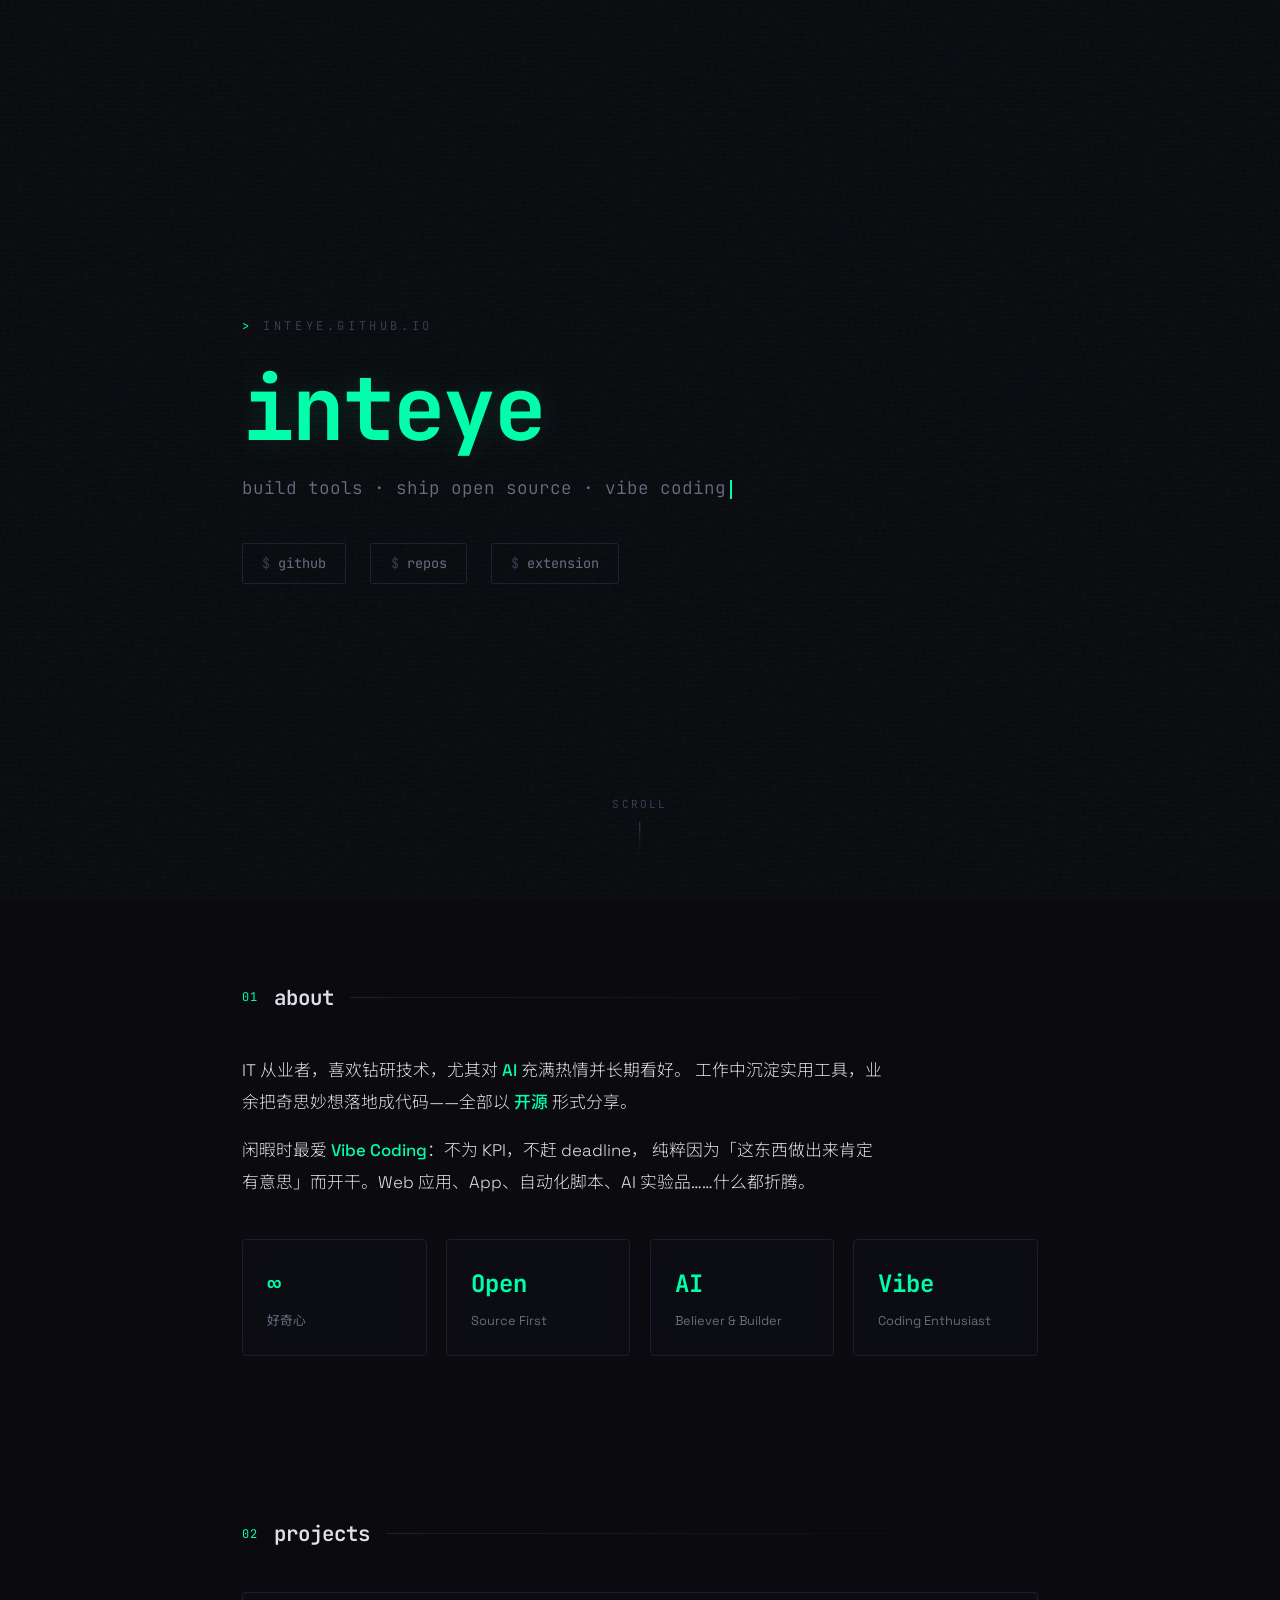
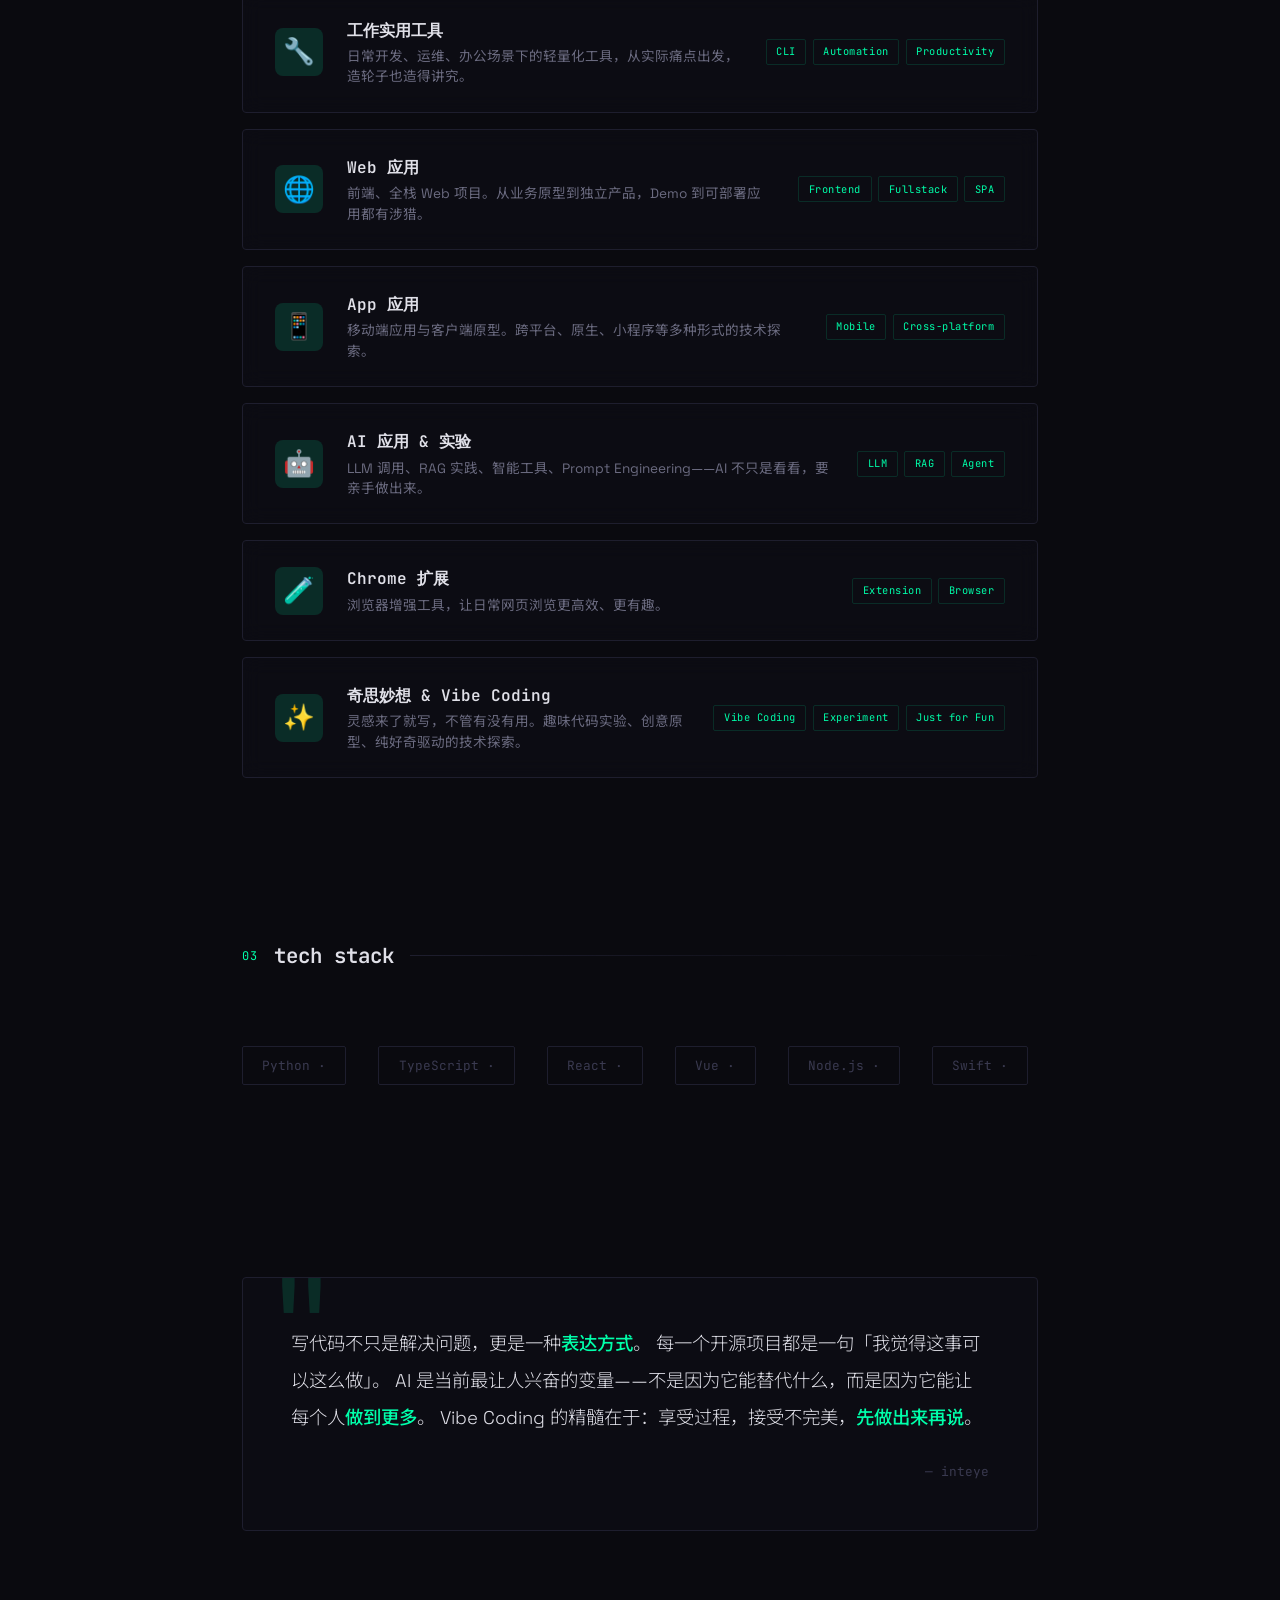
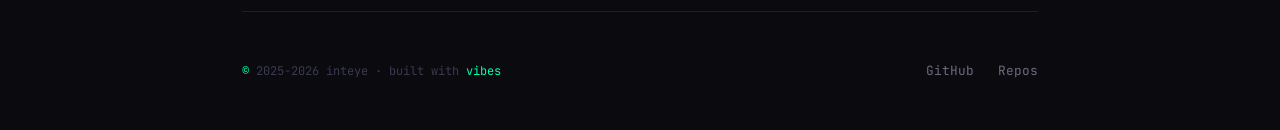
<file: index.html>
<!DOCTYPE html>
<html lang="zh-CN">
<head>
    <meta charset="UTF-8">
    <meta name="viewport" content="width=device-width, initial-scale=1.0">
    <title>inteye // dev & vibes</title>
    <link rel="preconnect" href="https://fonts.googleapis.com">
    <link rel="preconnect" href="https://fonts.gstatic.com" crossorigin>
    <link href="https://fonts.googleapis.com/css2?family=JetBrains+Mono:wght@300;400;500;700&family=Space+Grotesk:wght@400;600;700&family=Noto+Sans+SC:wght@300;400;500;700&display=swap" rel="stylesheet">
    <style>
        :root {
            --bg: #0a0a0f;
            --bg-elevated: #12121a;
            --bg-card: #16162240;
            --fg: #e0e0e8;
            --fg-muted: #6b6b80;
            --fg-dim: #3a3a50;
            --accent: #00ffaa;
            --accent-dim: #00ffaa22;
            --accent-mid: #00ffaa66;
            --warm: #ff6b35;
            --warm-dim: #ff6b3522;
            --cyan: #00d4ff;
            --border: #1e1e2e;
            --mono: 'JetBrains Mono', 'Menlo', monospace;
            --sans: 'Space Grotesk', 'Noto Sans SC', system-ui, sans-serif;
            --scanline: repeating-linear-gradient(
                0deg,
                transparent,
                transparent 2px,
                rgba(0, 255, 170, 0.015) 2px,
                rgba(0, 255, 170, 0.015) 4px
            );
        }

        * {
            margin: 0;
            padding: 0;
            box-sizing: border-box;
        }

        html {
            scroll-behavior: smooth;
            scrollbar-width: thin;
            scrollbar-color: var(--fg-dim) var(--bg);
        }

        body {
            background: var(--bg);
            color: var(--fg);
            font-family: var(--sans);
            line-height: 1.7;
            min-height: 100vh;
            overflow-x: hidden;
        }

        body::before {
            content: '';
            position: fixed;
            inset: 0;
            background: var(--scanline);
            pointer-events: none;
            z-index: 9999;
        }

        /* ===== NOISE OVERLAY ===== */
        body::after {
            content: '';
            position: fixed;
            inset: 0;
            opacity: 0.03;
            background-image: url("data:image/svg+xml,%3Csvg viewBox='0 0 256 256' xmlns='http://www.w3.org/2000/svg'%3E%3Cfilter id='n'%3E%3CfeTurbulence type='fractalNoise' baseFrequency='0.9' numOctaves='4' stitchTiles='stitch'/%3E%3C/filter%3E%3Crect width='100%25' height='100%25' filter='url(%23n)'/%3E%3C/svg%3E");
            pointer-events: none;
            z-index: 9998;
        }

        .container {
            max-width: 860px;
            margin: 0 auto;
            padding: 0 2rem;
        }

        /* ===== HERO ===== */
        .hero {
            min-height: 100vh;
            display: flex;
            flex-direction: column;
            justify-content: center;
            position: relative;
        }

        .hero-label {
            font-family: var(--mono);
            font-size: 0.75rem;
            color: var(--fg-dim);
            letter-spacing: 0.3em;
            text-transform: uppercase;
            margin-bottom: 1.5rem;
            animation: fadeIn 1s ease 0.2s both;
        }

        .hero-label::before {
            content: '> ';
            color: var(--accent);
        }

        .hero-name {
            font-family: var(--mono);
            font-size: clamp(3rem, 8vw, 5.5rem);
            font-weight: 700;
            letter-spacing: -0.03em;
            line-height: 1.1;
            margin-bottom: 1rem;
            animation: glitch-in 0.8s ease 0.4s both;
            position: relative;
        }

        .hero-name .accent {
            color: var(--accent);
            text-shadow: 0 0 30px var(--accent-dim);
        }

        .hero-tagline {
            font-family: var(--mono);
            font-size: clamp(0.9rem, 2vw, 1.1rem);
            color: var(--fg-muted);
            font-weight: 300;
            margin-bottom: 2.5rem;
            animation: fadeIn 1s ease 0.8s both;
        }

        .hero-tagline .cursor {
            display: inline-block;
            width: 2px;
            height: 1.1em;
            background: var(--accent);
            margin-left: 4px;
            vertical-align: text-bottom;
            animation: blink 1s steps(1) infinite;
        }

        .hero-links {
            display: flex;
            gap: 1.5rem;
            animation: fadeIn 1s ease 1.2s both;
        }

        .hero-links a {
            font-family: var(--mono);
            font-size: 0.85rem;
            color: var(--fg-muted);
            text-decoration: none;
            padding: 0.5rem 1.2rem;
            border: 1px solid var(--border);
            border-radius: 2px;
            transition: all 0.3s ease;
            position: relative;
        }

        .hero-links a:hover {
            color: var(--accent);
            border-color: var(--accent-mid);
            background: var(--accent-dim);
            text-shadow: 0 0 10px var(--accent-dim);
        }

        .hero-links a::before {
            content: '$ ';
            color: var(--fg-dim);
        }

        .scroll-hint {
            position: absolute;
            bottom: 3rem;
            left: 50%;
            transform: translateX(-50%);
            font-family: var(--mono);
            font-size: 0.7rem;
            color: var(--fg-dim);
            letter-spacing: 0.2em;
            animation: float 3s ease-in-out infinite;
        }

        .scroll-hint::after {
            content: '';
            display: block;
            width: 1px;
            height: 30px;
            background: linear-gradient(to bottom, var(--fg-dim), transparent);
            margin: 0.5rem auto 0;
        }

        /* ===== SECTIONS ===== */
        section {
            padding: 5rem 0;
        }

        .section-header {
            display: flex;
            align-items: center;
            gap: 1rem;
            margin-bottom: 2.5rem;
        }

        .section-number {
            font-family: var(--mono);
            font-size: 0.75rem;
            color: var(--accent);
            letter-spacing: 0.1em;
        }

        .section-title {
            font-family: var(--mono);
            font-size: 1.3rem;
            font-weight: 600;
            color: var(--fg);
        }

        .section-line {
            flex: 1;
            height: 1px;
            background: linear-gradient(to right, var(--border), transparent);
        }

        /* ===== ABOUT ===== */
        .about-text {
            font-size: 1.05rem;
            color: var(--fg);
            max-width: 640px;
            font-weight: 300;
            line-height: 1.9;
        }

        .about-text strong {
            color: var(--accent);
            font-weight: 500;
        }

        .about-grid {
            display: grid;
            grid-template-columns: repeat(auto-fit, minmax(180px, 1fr));
            gap: 1.2rem;
            margin-top: 2.5rem;
        }

        .about-stat {
            padding: 1.5rem;
            border: 1px solid var(--border);
            border-radius: 4px;
            background: var(--bg-card);
            backdrop-filter: blur(10px);
            transition: all 0.3s ease;
        }

        .about-stat:hover {
            border-color: var(--accent-mid);
            transform: translateY(-2px);
            box-shadow: 0 8px 30px rgba(0, 255, 170, 0.05);
        }

        .about-stat .value {
            font-family: var(--mono);
            font-size: 1.5rem;
            font-weight: 700;
            color: var(--accent);
            display: block;
        }

        .about-stat .label {
            font-size: 0.8rem;
            color: var(--fg-muted);
            margin-top: 0.3rem;
            display: block;
        }

        /* ===== PROJECTS ===== */
        .projects-grid {
            display: grid;
            gap: 1rem;
        }

        .project-card {
            display: grid;
            grid-template-columns: auto 1fr auto;
            align-items: center;
            gap: 1.5rem;
            padding: 1.5rem 2rem;
            border: 1px solid var(--border);
            border-radius: 4px;
            background: var(--bg-card);
            backdrop-filter: blur(10px);
            transition: all 0.35s ease;
            cursor: default;
            text-decoration: none;
            color: inherit;
        }

        .project-card:hover {
            border-color: var(--accent-mid);
            background: var(--bg-elevated);
            transform: translateX(4px);
            box-shadow: -4px 0 0 0 var(--accent);
        }

        .project-icon {
            font-size: 1.6rem;
            width: 48px;
            height: 48px;
            display: flex;
            align-items: center;
            justify-content: center;
            border-radius: 8px;
            background: var(--accent-dim);
            flex-shrink: 0;
        }

        .project-body {
            min-width: 0;
        }

        .project-name {
            font-family: var(--mono);
            font-size: 1rem;
            font-weight: 600;
            color: var(--fg);
            margin-bottom: 0.2rem;
        }

        .project-desc {
            font-size: 0.85rem;
            color: var(--fg-muted);
            line-height: 1.5;
        }

        .project-tags {
            display: flex;
            flex-wrap: wrap;
            gap: 0.4rem;
            justify-content: flex-end;
            flex-shrink: 0;
        }

        .tag {
            font-family: var(--mono);
            font-size: 0.65rem;
            color: var(--accent);
            padding: 0.2rem 0.6rem;
            border: 1px solid var(--accent-dim);
            border-radius: 2px;
            letter-spacing: 0.05em;
            white-space: nowrap;
        }

        /* ===== TECH STACK ===== */
        .tech-marquee {
            overflow: hidden;
            padding: 2rem 0;
            position: relative;
        }

        .tech-track {
            display: flex;
            gap: 2rem;
            animation: marquee 25s linear infinite;
            width: max-content;
        }

        .tech-item {
            font-family: var(--mono);
            font-size: 0.8rem;
            color: var(--fg-dim);
            padding: 0.5rem 1.2rem;
            border: 1px solid var(--border);
            border-radius: 2px;
            white-space: nowrap;
            transition: all 0.3s ease;
        }

        .tech-item:hover {
            color: var(--accent);
            border-color: var(--accent-mid);
        }

        .tech-item .sep {
            color: var(--fg-dim);
            margin-left: 0.5rem;
        }

        /* ===== PHILOSOPHY ===== */
        .philosophy {
            position: relative;
            padding: 3rem;
            border: 1px solid var(--border);
            border-radius: 4px;
            background: var(--bg-card);
            overflow: hidden;
        }

        .philosophy::before {
            content: '"';
            position: absolute;
            top: -20px;
            left: 20px;
            font-family: var(--mono);
            font-size: 8rem;
            color: var(--accent-dim);
            line-height: 1;
        }

        .philosophy-text {
            font-size: 1.15rem;
            font-weight: 300;
            line-height: 2;
            position: relative;
            z-index: 1;
        }

        .philosophy-text em {
            color: var(--accent);
            font-style: normal;
            font-weight: 500;
        }

        .philosophy-author {
            font-family: var(--mono);
            font-size: 0.8rem;
            color: var(--fg-dim);
            margin-top: 1.5rem;
            text-align: right;
        }

        /* ===== FOOTER ===== */
        footer {
            padding: 3rem 0;
            border-top: 1px solid var(--border);
            display: flex;
            justify-content: space-between;
            align-items: center;
            flex-wrap: wrap;
            gap: 1rem;
        }

        .footer-left {
            font-family: var(--mono);
            font-size: 0.75rem;
            color: var(--fg-dim);
        }

        .footer-left .accent {
            color: var(--accent);
        }

        .footer-right {
            display: flex;
            gap: 1.5rem;
        }

        .footer-right a {
            font-family: var(--mono);
            font-size: 0.8rem;
            color: var(--fg-muted);
            text-decoration: none;
            transition: color 0.3s ease;
        }

        .footer-right a:hover {
            color: var(--accent);
        }

        /* ===== ANIMATIONS ===== */
        @keyframes fadeIn {
            from { opacity: 0; transform: translateY(10px); }
            to { opacity: 1; transform: translateY(0); }
        }

        @keyframes blink {
            0%, 50% { opacity: 1; }
            51%, 100% { opacity: 0; }
        }

        @keyframes float {
            0%, 100% { transform: translateX(-50%) translateY(0); }
            50% { transform: translateX(-50%) translateY(-8px); }
        }

        @keyframes glitch-in {
            0% {
                opacity: 0;
                transform: translateX(-20px);
                text-shadow: -5px 0 var(--warm), 5px 0 var(--cyan);
            }
            30% {
                opacity: 1;
                text-shadow: -2px 0 var(--warm), 2px 0 var(--cyan);
            }
            60% {
                text-shadow: -1px 0 var(--warm), 1px 0 var(--cyan);
            }
            100% {
                opacity: 1;
                transform: translateX(0);
                text-shadow: none;
            }
        }

        @keyframes marquee {
            0% { transform: translateX(0); }
            100% { transform: translateX(-50%); }
        }

        /* ===== SCROLL REVEAL ===== */
        .reveal {
            opacity: 0;
            transform: translateY(20px);
            transition: all 0.6s cubic-bezier(0.16, 1, 0.3, 1);
        }

        .reveal.visible {
            opacity: 1;
            transform: translateY(0);
        }

        /* ===== RESPONSIVE ===== */
        @media (max-width: 640px) {
            .container { padding: 0 1.2rem; }
            .hero-name { font-size: clamp(2.2rem, 12vw, 3.5rem); }
            .project-card {
                grid-template-columns: 1fr;
                gap: 1rem;
                padding: 1.2rem;
            }
            .project-icon { display: none; }
            .project-tags { justify-content: flex-start; }
            .about-grid { grid-template-columns: repeat(2, 1fr); }
            .philosophy { padding: 2rem 1.5rem; }
            footer { flex-direction: column; text-align: center; }
        }

        /* ===== SELECTION ===== */
        ::selection {
            background: var(--accent-mid);
            color: var(--bg);
        }
    </style>
</head>
<body>

    <!-- ===== HERO ===== -->
    <div class="container">
        <section class="hero">
            <div class="hero-label">inteye.github.io</div>
            <h1 class="hero-name">
                <span class="accent">inteye</span>
            </h1>
            <p class="hero-tagline">
                build tools · ship open source · vibe coding<span class="cursor"></span>
            </p>
            <div class="hero-links">
                <a href="https://github.com/inteye" target="_blank" rel="noopener">github</a>
                <a href="https://github.com/inteye?tab=repositories" target="_blank" rel="noopener">repos</a>
                <a href="webarchive-cards/" target="_blank" rel="noopener">extension</a>
            </div>
            <div class="scroll-hint">SCROLL</div>
        </section>
    </div>

    <!-- ===== ABOUT ===== -->
    <div class="container">
        <section id="about">
            <div class="section-header reveal">
                <span class="section-number">01</span>
                <h2 class="section-title">about</h2>
                <div class="section-line"></div>
            </div>
            <div class="about-text reveal">
                <p>
                    IT 从业者，喜欢钻研技术，尤其对 <strong>AI</strong> 充满热情并长期看好。
                    工作中沉淀实用工具，业余把奇思妙想落地成代码——全部以 <strong>开源</strong> 形式分享。
                </p>
                <p style="margin-top: 1rem;">
                    闲暇时最爱 <strong>Vibe Coding</strong>：不为 KPI，不赶 deadline，
                    纯粹因为「这东西做出来肯定有意思」而开干。Web 应用、App、自动化脚本、AI 实验品……什么都折腾。
                </p>
            </div>
            <div class="about-grid reveal">
                <div class="about-stat">
                    <span class="value">∞</span>
                    <span class="label">好奇心</span>
                </div>
                <div class="about-stat">
                    <span class="value">Open</span>
                    <span class="label">Source First</span>
                </div>
                <div class="about-stat">
                    <span class="value">AI</span>
                    <span class="label">Believer & Builder</span>
                </div>
                <div class="about-stat">
                    <span class="value">Vibe</span>
                    <span class="label">Coding Enthusiast</span>
                </div>
            </div>
        </section>
    </div>

    <!-- ===== PROJECTS ===== -->
    <div class="container">
        <section id="projects">
            <div class="section-header reveal">
                <span class="section-number">02</span>
                <h2 class="section-title">projects</h2>
                <div class="section-line"></div>
            </div>
            <div class="projects-grid">

                <div class="project-card reveal">
                    <div class="project-icon">🔧</div>
                    <div class="project-body">
                        <div class="project-name">工作实用工具</div>
                        <div class="project-desc">日常开发、运维、办公场景下的轻量化工具，从实际痛点出发，造轮子也造得讲究。</div>
                    </div>
                    <div class="project-tags">
                        <span class="tag">CLI</span>
                        <span class="tag">Automation</span>
                        <span class="tag">Productivity</span>
                    </div>
                </div>

                <div class="project-card reveal">
                    <div class="project-icon">🌐</div>
                    <div class="project-body">
                        <div class="project-name">Web 应用</div>
                        <div class="project-desc">前端、全栈 Web 项目。从业务原型到独立产品，Demo 到可部署应用都有涉猎。</div>
                    </div>
                    <div class="project-tags">
                        <span class="tag">Frontend</span>
                        <span class="tag">Fullstack</span>
                        <span class="tag">SPA</span>
                    </div>
                </div>

                <div class="project-card reveal">
                    <div class="project-icon">📱</div>
                    <div class="project-body">
                        <div class="project-name">App 应用</div>
                        <div class="project-desc">移动端应用与客户端原型。跨平台、原生、小程序等多种形式的技术探索。</div>
                    </div>
                    <div class="project-tags">
                        <span class="tag">Mobile</span>
                        <span class="tag">Cross-platform</span>
                    </div>
                </div>

                <div class="project-card reveal">
                    <div class="project-icon">🤖</div>
                    <div class="project-body">
                        <div class="project-name">AI 应用 & 实验</div>
                        <div class="project-desc">LLM 调用、RAG 实践、智能工具、Prompt Engineering——AI 不只是看看，要亲手做出来。</div>
                    </div>
                    <div class="project-tags">
                        <span class="tag">LLM</span>
                        <span class="tag">RAG</span>
                        <span class="tag">Agent</span>
                    </div>
                </div>

                <div class="project-card reveal">
                    <div class="project-icon">🧪</div>
                    <div class="project-body">
                        <div class="project-name">Chrome 扩展</div>
                        <div class="project-desc">浏览器增强工具，让日常网页浏览更高效、更有趣。</div>
                    </div>
                    <div class="project-tags">
                        <span class="tag">Extension</span>
                        <span class="tag">Browser</span>
                    </div>
                </div>

                <div class="project-card reveal">
                    <div class="project-icon">✨</div>
                    <div class="project-body">
                        <div class="project-name">奇思妙想 & Vibe Coding</div>
                        <div class="project-desc">灵感来了就写，不管有没有用。趣味代码实验、创意原型、纯好奇驱动的技术探索。</div>
                    </div>
                    <div class="project-tags">
                        <span class="tag">Vibe Coding</span>
                        <span class="tag">Experiment</span>
                        <span class="tag">Just for Fun</span>
                    </div>
                </div>

            </div>
        </section>
    </div>

    <!-- ===== TECH STACK MARQUEE ===== -->
    <div class="container">
        <section>
            <div class="section-header reveal">
                <span class="section-number">03</span>
                <h2 class="section-title">tech stack</h2>
                <div class="section-line"></div>
            </div>
            <div class="tech-marquee reveal">
                <div class="tech-track">
                    <span class="tech-item">Python<span class="sep">·</span></span>
                    <span class="tech-item">TypeScript<span class="sep">·</span></span>
                    <span class="tech-item">React<span class="sep">·</span></span>
                    <span class="tech-item">Vue<span class="sep">·</span></span>
                    <span class="tech-item">Node.js<span class="sep">·</span></span>
                    <span class="tech-item">Swift<span class="sep">·</span></span>
                    <span class="tech-item">Flutter<span class="sep">·</span></span>
                    <span class="tech-item">Docker<span class="sep">·</span></span>
                    <span class="tech-item">LLM / RAG<span class="sep">·</span></span>
                    <span class="tech-item">Prompt Engineering<span class="sep">·</span></span>
                    <span class="tech-item">AI Agent<span class="sep">·</span></span>
                    <span class="tech-item">GitHub Actions<span class="sep">·</span></span>
                    <!-- duplicate for seamless loop -->
                    <span class="tech-item">Python<span class="sep">·</span></span>
                    <span class="tech-item">TypeScript<span class="sep">·</span></span>
                    <span class="tech-item">React<span class="sep">·</span></span>
                    <span class="tech-item">Vue<span class="sep">·</span></span>
                    <span class="tech-item">Node.js<span class="sep">·</span></span>
                    <span class="tech-item">Swift<span class="sep">·</span></span>
                    <span class="tech-item">Flutter<span class="sep">·</span></span>
                    <span class="tech-item">Docker<span class="sep">·</span></span>
                    <span class="tech-item">LLM / RAG<span class="sep">·</span></span>
                    <span class="tech-item">Prompt Engineering<span class="sep">·</span></span>
                    <span class="tech-item">AI Agent<span class="sep">·</span></span>
                    <span class="tech-item">GitHub Actions<span class="sep">·</span></span>
                </div>
            </div>
        </section>
    </div>

    <!-- ===== PHILOSOPHY ===== -->
    <div class="container">
        <section>
            <div class="philosophy reveal">
                <p class="philosophy-text">
                    写代码不只是解决问题，更是一种<em>表达方式</em>。
                    每一个开源项目都是一句「我觉得这事可以这么做」。
                    AI 是当前最让人兴奋的变量——不是因为它能替代什么，而是因为它能让每个人<em>做到更多</em>。
                    Vibe Coding 的精髓在于：享受过程，接受不完美，<em>先做出来再说</em>。
                </p>
                <p class="philosophy-author">— inteye</p>
            </div>
        </section>
    </div>

    <!-- ===== FOOTER ===== -->
    <div class="container">
        <footer>
            <div class="footer-left">
                <span class="accent">©</span> 2025-2026 inteye · built with <span class="accent">vibes</span>
            </div>
            <div class="footer-right">
                <a href="https://github.com/inteye" target="_blank" rel="noopener">GitHub</a>
                <a href="https://github.com/inteye?tab=repositories" target="_blank" rel="noopener">Repos</a>
            </div>
        </footer>
    </div>

    <script>
        // Scroll reveal
        const reveals = document.querySelectorAll('.reveal');
        const observer = new IntersectionObserver((entries) => {
            entries.forEach(entry => {
                if (entry.isIntersecting) {
                    entry.target.classList.add('visible');
                }
            });
        }, { threshold: 0.15, rootMargin: '0px 0px -40px 0px' });
        reveals.forEach(el => observer.observe(el));

        // Stagger project cards
        document.querySelectorAll('.project-card.reveal').forEach((card, i) => {
            card.style.transitionDelay = `${i * 0.08}s`;
        });

        // Smooth scroll for anchor links
        document.querySelectorAll('a[href^="#"]').forEach(a => {
            a.addEventListener('click', e => {
                e.preventDefault();
                document.querySelector(a.getAttribute('href'))?.scrollIntoView({ behavior: 'smooth' });
            });
        });
    </script>

</body>
</html>
</file>
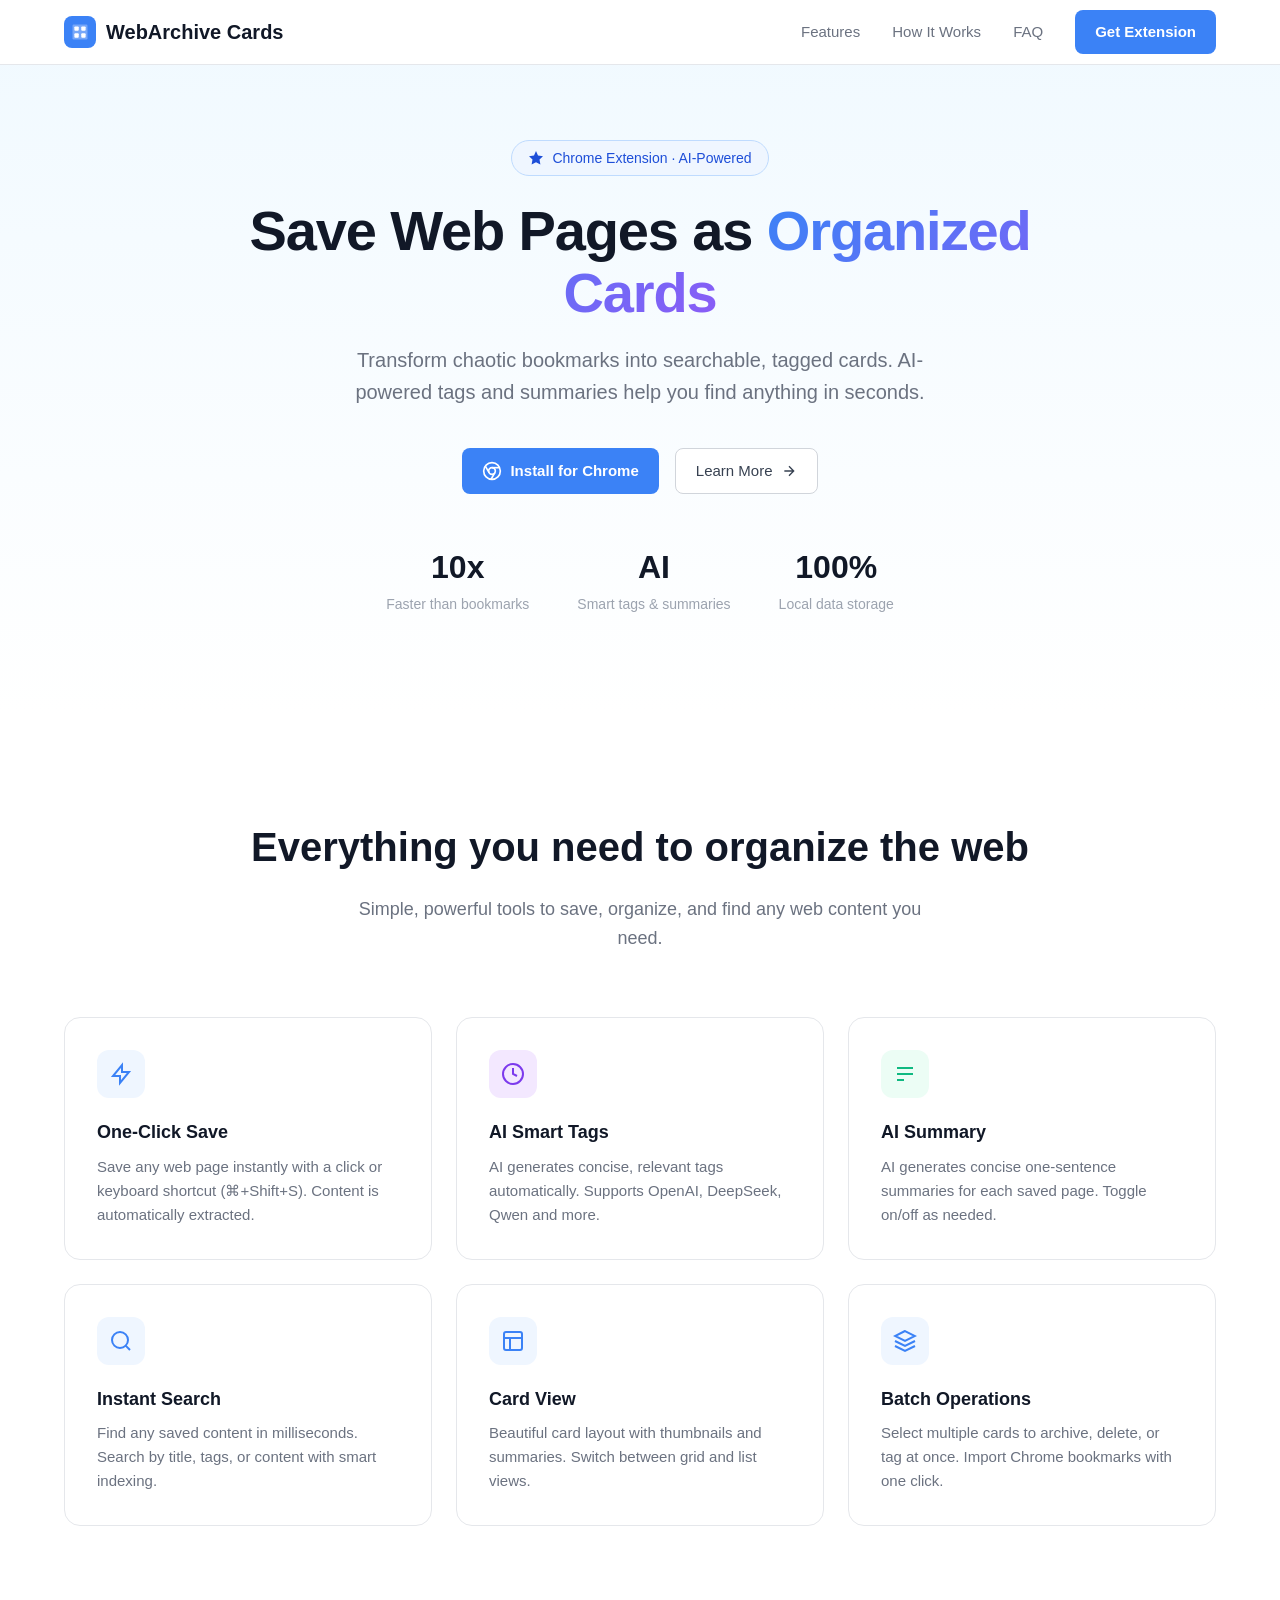
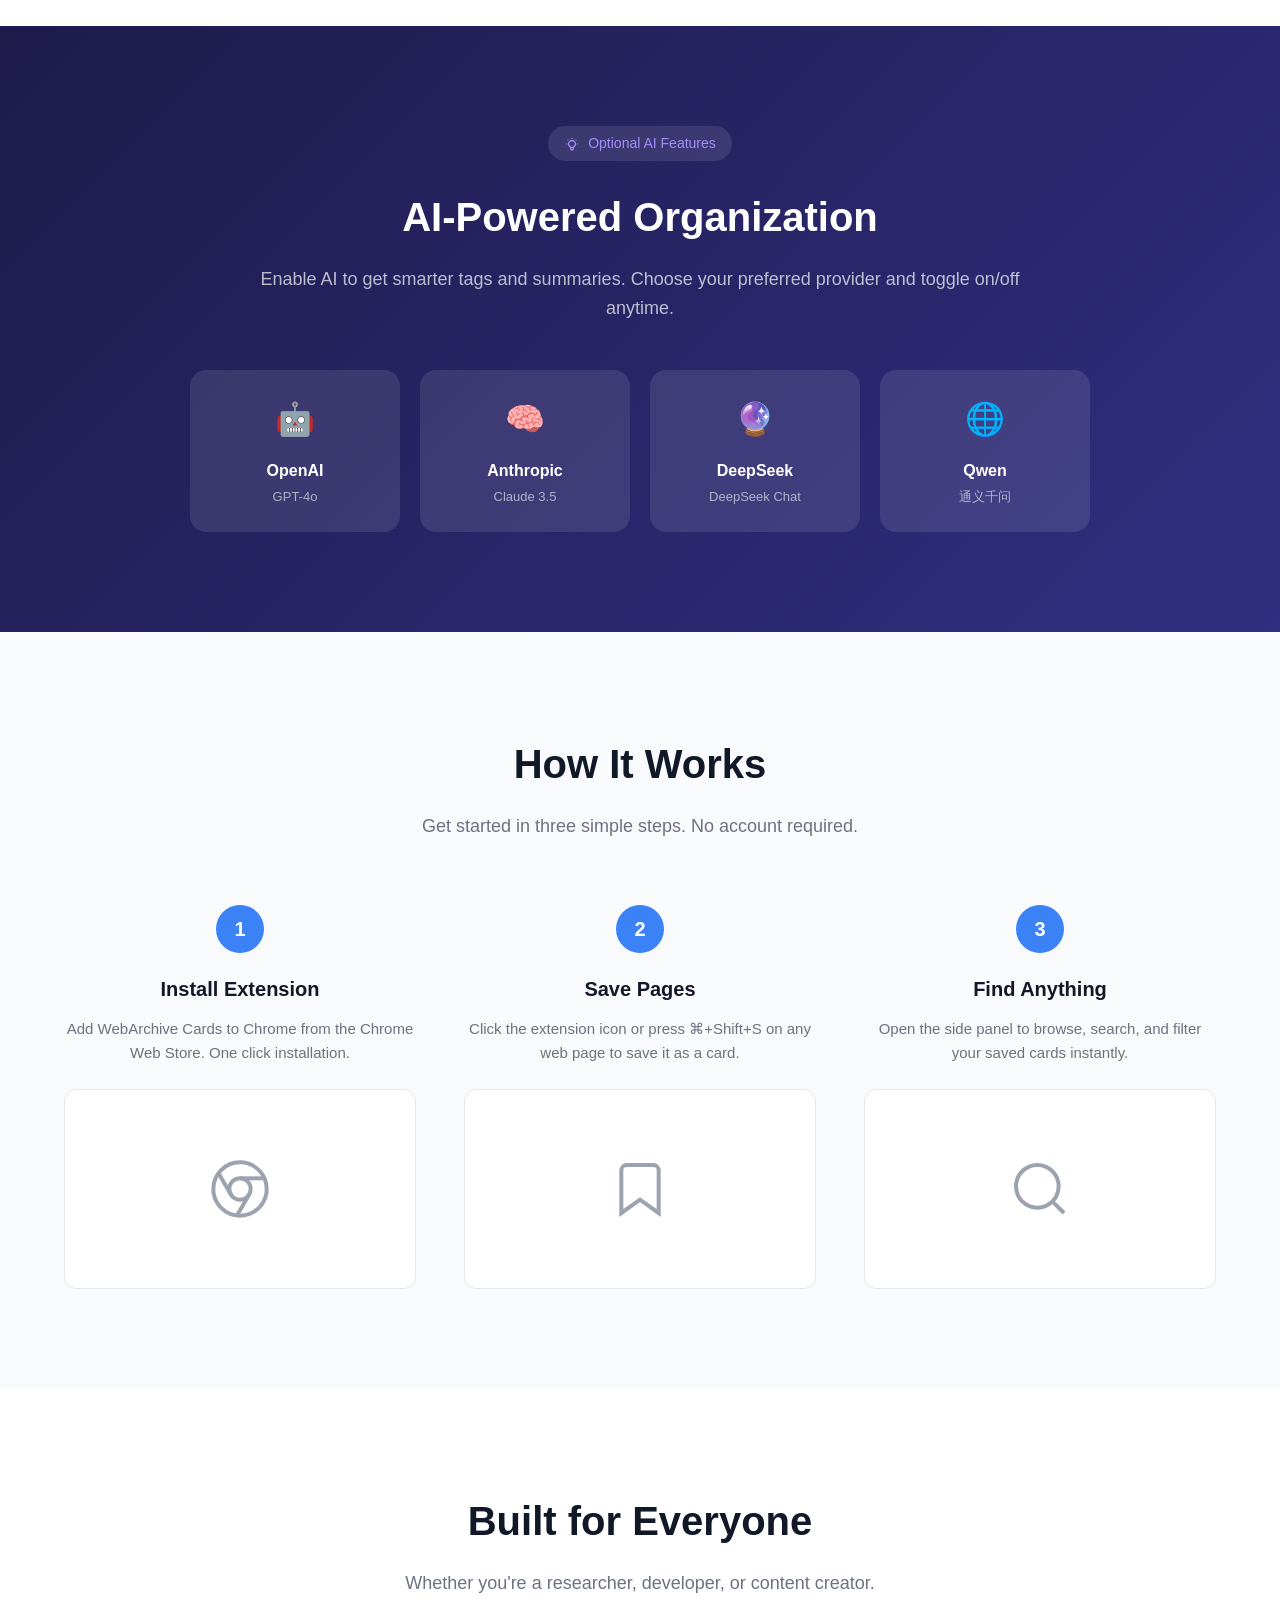
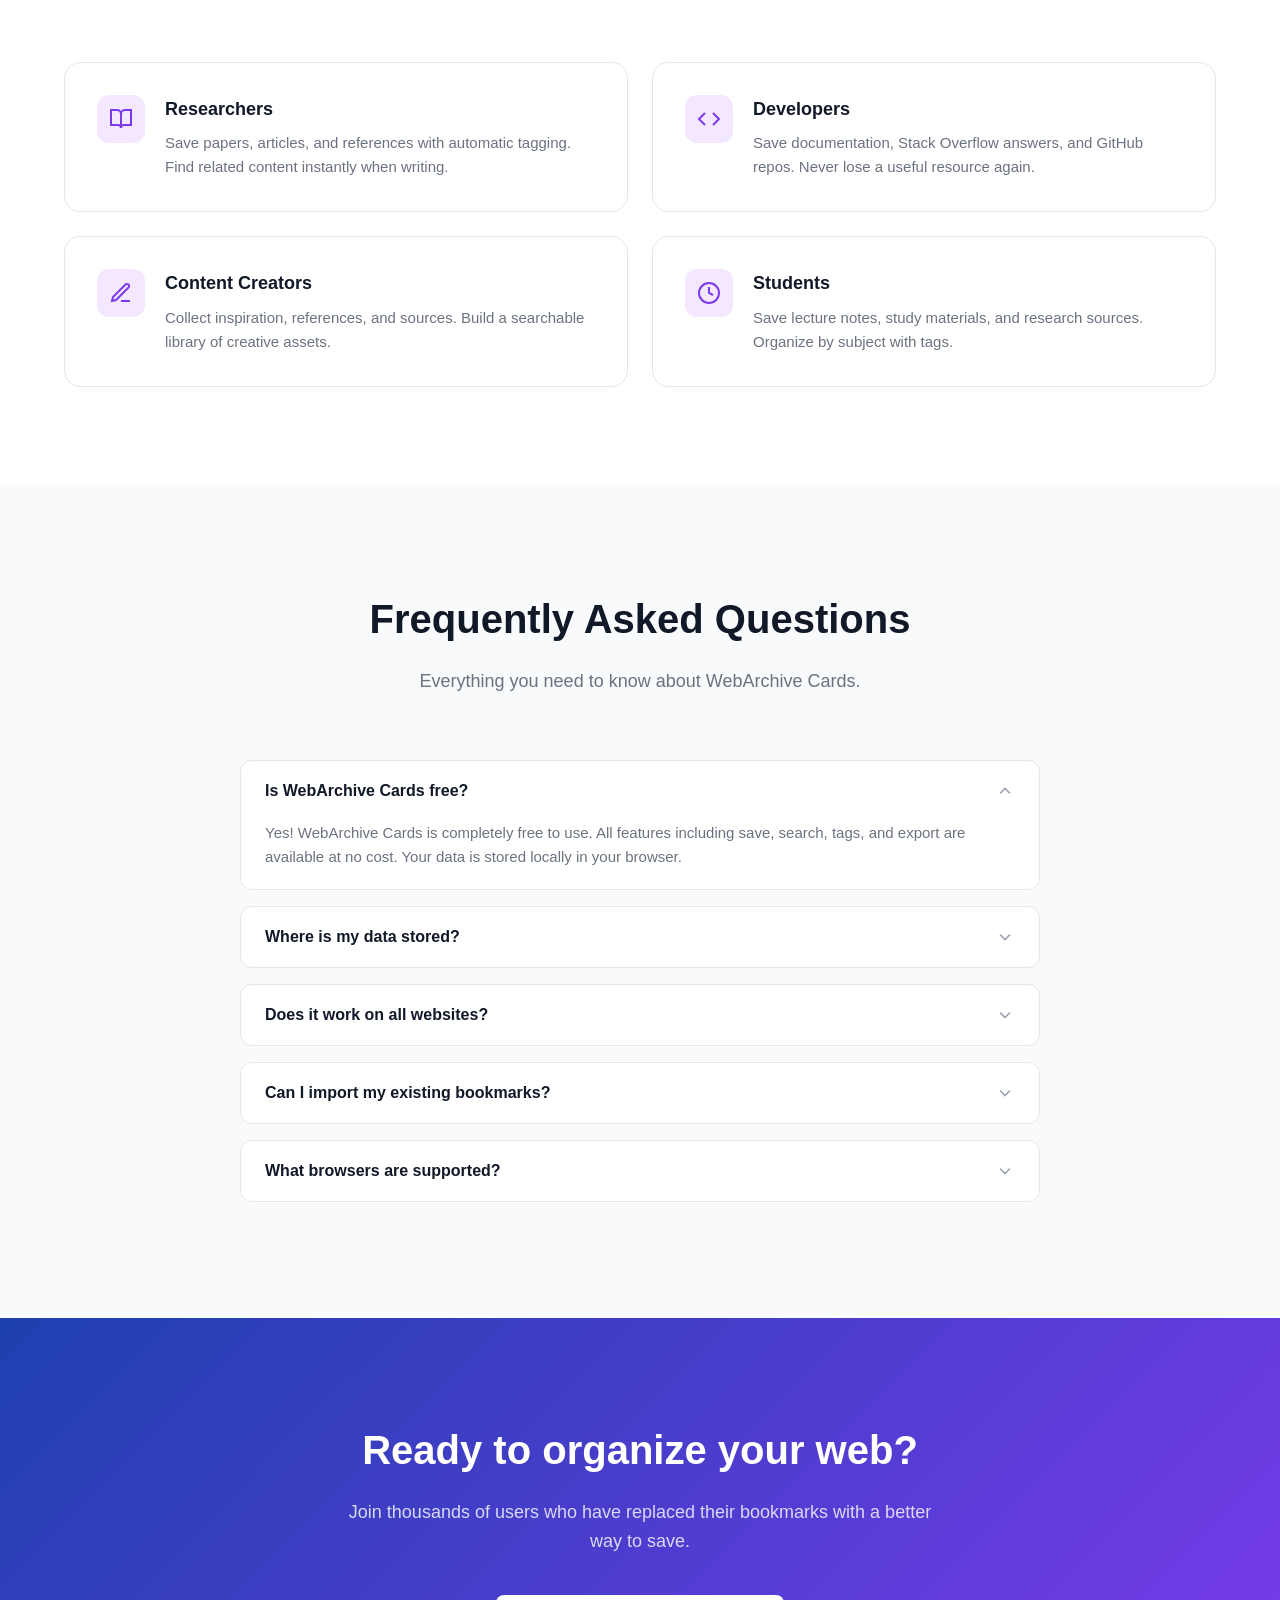
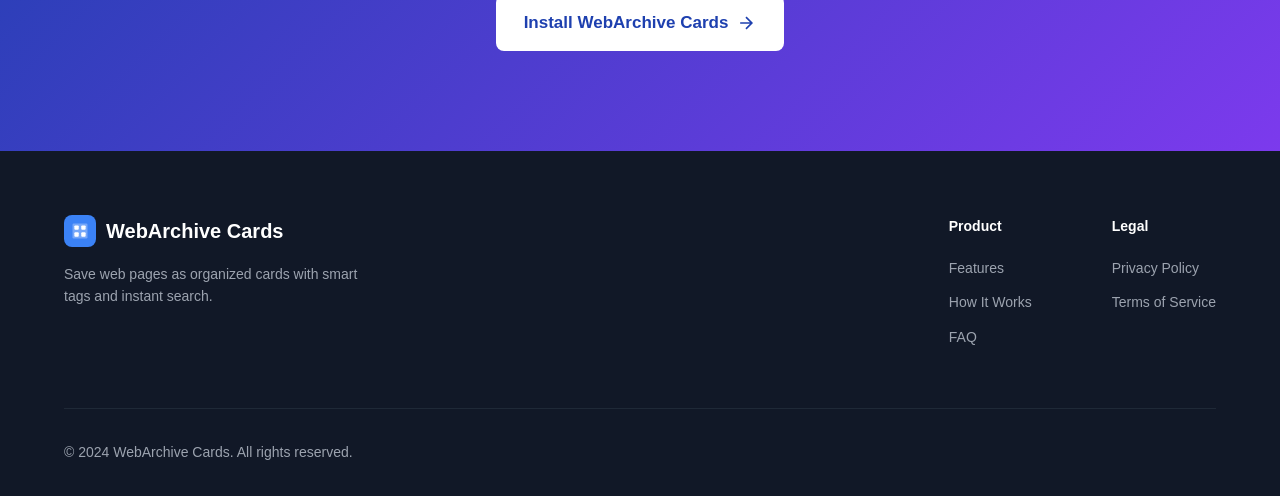
<file: webarchive-cards/index.html>
<!DOCTYPE html>
<html lang="en">
<head>
  <meta charset="UTF-8">
  <meta name="viewport" content="width=device-width, initial-scale=1.0">
  <title>WebArchive Cards - Save Web Pages as Organized Cards</title>
  <meta name="description" content="Transform your web bookmarks into organized, searchable cards with smart tags and instant search. Replace your browser bookmarks with a better way to save.">
  <link rel="icon" href="data:image/svg+xml,<svg xmlns='http://www.w3.org/2000/svg' viewBox='0 0 100 100'><rect width='100' height='100' rx='20' fill='%233B82F6'/><rect x='15' y='15' width='70' height='70' rx='10' fill='white' opacity='0.3'/><rect x='25' y='25' width='20' height='20' rx='4' fill='white'/><rect x='55' y='25' width='20' height='20' rx='4' fill='white'/><rect x='25' y='55' width='20' height='20' rx='4' fill='white'/><rect x='55' y='55' width='20' height='20' rx='4' fill='white'/></svg>">
  <style>
    * {
      margin: 0;
      padding: 0;
      box-sizing: border-box;
    }

    body {
      font-family: -apple-system, BlinkMacSystemFont, 'Segoe UI', Roboto, Oxygen, Ubuntu, sans-serif;
      line-height: 1.6;
      color: #1f2937;
      background: #ffffff;
    }

    .container {
      max-width: 1200px;
      margin: 0 auto;
      padding: 0 24px;
    }

    /* Header */
    header {
      position: fixed;
      top: 0;
      left: 0;
      right: 0;
      background: rgba(255, 255, 255, 0.95);
      backdrop-filter: blur(20px);
      border-bottom: 1px solid #e5e7eb;
      z-index: 100;
    }

    .header-inner {
      display: flex;
      align-items: center;
      justify-content: space-between;
      height: 64px;
    }

    .logo {
      display: flex;
      align-items: center;
      gap: 10px;
      text-decoration: none;
      color: #111827;
      font-weight: 700;
      font-size: 20px;
    }

    .logo-icon {
      width: 32px;
      height: 32px;
      background: #3B82F6;
      border-radius: 8px;
      display: flex;
      align-items: center;
      justify-content: center;
    }

    .logo-icon svg {
      width: 20px;
      height: 20px;
    }

    nav {
      display: flex;
      align-items: center;
      gap: 32px;
    }

    nav a {
      color: #6b7280;
      text-decoration: none;
      font-size: 15px;
      transition: color 0.2s;
    }

    nav a:hover {
      color: #111827;
    }

    .btn-primary {
      display: inline-flex;
      align-items: center;
      gap: 8px;
      padding: 10px 20px;
      background: #3B82F6;
      color: white;
      border: none;
      border-radius: 8px;
      font-size: 15px;
      font-weight: 600;
      cursor: pointer;
      transition: background 0.2s;
      text-decoration: none;
    }

    .btn-primary:hover {
      background: #2563EB;
    }

    .btn-secondary {
      display: inline-flex;
      align-items: center;
      gap: 8px;
      padding: 10px 20px;
      background: white;
      color: #374151;
      border: 1px solid #d1d5db;
      border-radius: 8px;
      font-size: 15px;
      font-weight: 500;
      cursor: pointer;
      transition: all 0.2s;
      text-decoration: none;
    }

    .btn-secondary:hover {
      background: #f9fafb;
      border-color: #9ca3af;
    }

    /* Hero Section */
    .hero {
      padding: 140px 0 100px;
      background: linear-gradient(180deg, #f0f9ff 0%, #ffffff 100%);
    }

    .hero-content {
      text-align: center;
      max-width: 800px;
      margin: 0 auto;
    }

    .hero-badge {
      display: inline-flex;
      align-items: center;
      gap: 8px;
      padding: 6px 16px;
      background: #EFF6FF;
      border: 1px solid #BFDBFE;
      border-radius: 100px;
      color: #1D4ED8;
      font-size: 14px;
      font-weight: 500;
      margin-bottom: 24px;
    }

    .hero h1 {
      font-size: 56px;
      font-weight: 800;
      line-height: 1.1;
      letter-spacing: -0.02em;
      color: #111827;
      margin-bottom: 20px;
    }

    .hero h1 span {
      background: linear-gradient(135deg, #3B82F6 0%, #8B5CF6 100%);
      -webkit-background-clip: text;
      -webkit-text-fill-color: transparent;
      background-clip: text;
    }

    .hero p {
      font-size: 20px;
      color: #6b7280;
      max-width: 600px;
      margin: 0 auto 40px;
      line-height: 1.6;
    }

    .hero-buttons {
      display: flex;
      justify-content: center;
      gap: 16px;
      margin-bottom: 48px;
    }

    .hero-stats {
      display: flex;
      justify-content: center;
      gap: 48px;
    }

    .stat {
      text-align: center;
    }

    .stat-value {
      font-size: 32px;
      font-weight: 700;
      color: #111827;
    }

    .stat-label {
      font-size: 14px;
      color: #9ca3af;
    }

    /* Features Section */
    .features {
      padding: 100px 0;
    }

    .section-header {
      text-align: center;
      margin-bottom: 64px;
    }

    .section-header h2 {
      font-size: 40px;
      font-weight: 700;
      color: #111827;
      margin-bottom: 16px;
    }

    .section-header p {
      font-size: 18px;
      color: #6b7280;
      max-width: 600px;
      margin: 0 auto;
    }

    .features-grid {
      display: grid;
      grid-template-columns: repeat(3, 1fr);
      gap: 24px;
    }

    .feature-card {
      background: white;
      border: 1px solid #e5e7eb;
      border-radius: 16px;
      padding: 32px;
      transition: all 0.2s;
    }

    .feature-card:hover {
      border-color: #93c5fd;
      box-shadow: 0 4px 6px -1px rgba(0, 0, 0, 0.1);
    }

    .feature-icon {
      width: 48px;
      height: 48px;
      background: #EFF6FF;
      border-radius: 12px;
      display: flex;
      align-items: center;
      justify-content: center;
      margin-bottom: 20px;
    }

    .feature-icon svg {
      width: 24px;
      height: 24px;
      color: #3B82F6;
    }

    .feature-card h3 {
      font-size: 18px;
      font-weight: 600;
      color: #111827;
      margin-bottom: 8px;
    }

    .feature-card p {
      font-size: 15px;
      color: #6b7280;
      line-height: 1.6;
    }

    /* How It Works */
    .how-it-works {
      padding: 100px 0;
      background: #f9fafb;
    }

    .steps {
      display: grid;
      grid-template-columns: repeat(3, 1fr);
      gap: 48px;
      margin-top: 64px;
    }

    .step {
      text-align: center;
    }

    .step-number {
      width: 48px;
      height: 48px;
      background: #3B82F6;
      color: white;
      border-radius: 50%;
      display: flex;
      align-items: center;
      justify-content: center;
      font-size: 20px;
      font-weight: 700;
      margin: 0 auto 20px;
    }

    .step h3 {
      font-size: 20px;
      font-weight: 600;
      color: #111827;
      margin-bottom: 12px;
    }

    .step p {
      font-size: 15px;
      color: #6b7280;
      line-height: 1.6;
    }

    .step-visual {
      margin-top: 24px;
      background: white;
      border: 1px solid #e5e7eb;
      border-radius: 12px;
      padding: 24px;
      min-height: 200px;
      display: flex;
      align-items: center;
      justify-content: center;
    }

    .step-visual .icon-large {
      width: 64px;
      height: 64px;
      color: #9ca3af;
    }

    /* Use Cases */
    .use-cases {
      padding: 100px 0;
    }

    .use-cases-grid {
      display: grid;
      grid-template-columns: repeat(2, 1fr);
      gap: 24px;
      margin-top: 64px;
    }

    .use-case-card {
      background: white;
      border: 1px solid #e5e7eb;
      border-radius: 16px;
      padding: 32px;
      display: flex;
      gap: 20px;
    }

    .use-case-icon {
      width: 48px;
      height: 48px;
      background: #F3E8FF;
      border-radius: 12px;
      display: flex;
      align-items: center;
      justify-content: center;
      flex-shrink: 0;
    }

    .use-case-icon svg {
      width: 24px;
      height: 24px;
      color: #7C3AED;
    }

    .use-case-card h3 {
      font-size: 18px;
      font-weight: 600;
      color: #111827;
      margin-bottom: 8px;
    }

    .use-case-card p {
      font-size: 15px;
      color: #6b7280;
      line-height: 1.6;
    }

    /* FAQ */
    .faq {
      padding: 100px 0;
      background: #f9fafb;
    }

    .faq-list {
      max-width: 800px;
      margin: 64px auto 0;
    }

    .faq-item {
      background: white;
      border: 1px solid #e5e7eb;
      border-radius: 12px;
      margin-bottom: 16px;
      overflow: hidden;
    }

    .faq-question {
      width: 100%;
      padding: 20px 24px;
      background: none;
      border: none;
      text-align: left;
      font-size: 16px;
      font-weight: 600;
      color: #111827;
      cursor: pointer;
      display: flex;
      justify-content: space-between;
      align-items: center;
    }

    .faq-question:hover {
      background: #f9fafb;
    }

    .faq-question svg {
      width: 20px;
      height: 20px;
      color: #9ca3af;
      transition: transform 0.2s;
    }

    .faq-item.active .faq-question svg {
      transform: rotate(180deg);
    }

    .faq-answer {
      padding: 0 24px 20px;
      font-size: 15px;
      color: #6b7280;
      line-height: 1.6;
      display: none;
    }

    .faq-item.active .faq-answer {
      display: block;
    }

    /* CTA Section */
    .cta {
      padding: 100px 0;
      background: linear-gradient(135deg, #1E40AF 0%, #7C3AED 100%);
      text-align: center;
    }

    .cta h2 {
      font-size: 40px;
      font-weight: 700;
      color: white;
      margin-bottom: 16px;
    }

    .cta p {
      font-size: 18px;
      color: rgba(255, 255, 255, 0.8);
      margin-bottom: 40px;
      max-width: 600px;
      margin-left: auto;
      margin-right: auto;
    }

    .cta .btn-primary {
      background: white;
      color: #1E40AF;
      font-size: 17px;
      padding: 14px 28px;
    }

    .cta .btn-primary:hover {
      background: #f0f0f0;
    }

    /* Footer */
    footer {
      padding: 64px 0 32px;
      background: #111827;
      color: #9ca3af;
    }

    .footer-content {
      display: flex;
      justify-content: space-between;
      margin-bottom: 48px;
    }

    .footer-brand {
      max-width: 300px;
    }

    .footer-brand .logo {
      color: white;
      margin-bottom: 16px;
    }

    .footer-brand p {
      font-size: 14px;
      line-height: 1.6;
    }

    .footer-links {
      display: flex;
      gap: 80px;
    }

    .footer-column h4 {
      color: white;
      font-size: 14px;
      font-weight: 600;
      margin-bottom: 20px;
    }

    .footer-column a {
      display: block;
      color: #9ca3af;
      text-decoration: none;
      font-size: 14px;
      margin-bottom: 12px;
      transition: color 0.2s;
    }

    .footer-column a:hover {
      color: white;
    }

    .footer-bottom {
      padding-top: 32px;
      border-top: 1px solid #1f2937;
      display: flex;
      justify-content: space-between;
      align-items: center;
      font-size: 14px;
    }

    .footer-bottom a {
      color: #9ca3af;
      text-decoration: none;
      margin-left: 24px;
      transition: color 0.2s;
    }

    .footer-bottom a:hover {
      color: white;
    }

    /* Responsive */
    @media (max-width: 768px) {
      .hero h1 {
        font-size: 36px;
      }

      .hero p {
        font-size: 17px;
      }

      .hero-buttons {
        flex-direction: column;
        align-items: center;
      }

      .hero-stats {
        flex-direction: column;
        gap: 24px;
      }

      .features-grid {
        grid-template-columns: 1fr;
      }

      .steps {
        grid-template-columns: 1fr;
        gap: 32px;
      }

      .use-cases-grid {
        grid-template-columns: 1fr;
      }

      .footer-content {
        flex-direction: column;
        gap: 48px;
      }

      .footer-links {
        gap: 48px;
      }

      .section-header h2 {
        font-size: 28px;
      }

      .cta h2 {
        font-size: 28px;
      }

      nav {
        display: none;
      }
    }
  </style>
</head>
<body>
  <!-- Header -->
  <header>
    <div class="container header-inner">
      <a href="#" class="logo">
        <div class="logo-icon">
          <svg viewBox="0 0 128 128" fill="none" xmlns="http://www.w3.org/2000/svg">
            <rect x="16" y="16" width="96" height="96" rx="8" fill="white" opacity="0.3"/>
            <rect x="28" y="28" width="28" height="28" rx="6" fill="white"/>
            <rect x="72" y="28" width="28" height="28" rx="6" fill="white"/>
            <rect x="28" y="72" width="28" height="28" rx="6" fill="white"/>
            <rect x="72" y="72" width="28" height="28" rx="6" fill="white"/>
          </svg>
        </div>
        WebArchive Cards
      </a>
      <nav>
        <a href="#features">Features</a>
        <a href="#how-it-works">How It Works</a>
        <a href="#faq">FAQ</a>
        <a href="#cta" class="btn-primary">Get Extension</a>
      </nav>
    </div>
  </header>

  <!-- Hero Section -->
  <section class="hero">
    <div class="container">
      <div class="hero-content">
        <div class="hero-badge">
          <svg width="16" height="16" viewBox="0 0 16 16" fill="none">
            <path d="M8 1L10 5.5L15 6.2L11.5 9.6L12.4 14.6L8 12.2L3.6 14.6L4.5 9.6L1 6.2L6 5.5L8 1Z" fill="currentColor"/>
          </svg>
          Chrome Extension · AI-Powered
        </div>
        <h1>Save Web Pages as <span>Organized Cards</span></h1>
        <p>Transform chaotic bookmarks into searchable, tagged cards. AI-powered tags and summaries help you find anything in seconds.</p>
        <div class="hero-buttons">
          <a href="https://chromewebstore.google.com/detail/webarchive-cards/fkjkhodogkihmlpjeikacjeajolffjgo" class="btn-primary" target="_blank">
            <svg width="20" height="20" viewBox="0 0 24 24" fill="none" stroke="currentColor" stroke-width="2">
              <circle cx="12" cy="12" r="10"/>
              <circle cx="12" cy="12" r="4"/>
              <line x1="21.17" y1="8" x2="12" y2="8"/>
              <line x1="3.95" y1="6.06" x2="8.54" y2="14"/>
              <line x1="10.88" y1="21.94" x2="15.46" y2="14"/>
            </svg>
            Install for Chrome
          </a>
          <a href="#how-it-works" class="btn-secondary">
            Learn More
            <svg width="16" height="16" viewBox="0 0 24 24" fill="none" stroke="currentColor" stroke-width="2">
              <path d="M5 12h14M12 5l7 7-7 7"/>
            </svg>
          </a>
        </div>
        <div class="hero-stats">
          <div class="stat">
            <div class="stat-value">10x</div>
            <div class="stat-label">Faster than bookmarks</div>
          </div>
          <div class="stat">
            <div class="stat-value">AI</div>
            <div class="stat-label">Smart tags & summaries</div>
          </div>
          <div class="stat">
            <div class="stat-value">100%</div>
            <div class="stat-label">Local data storage</div>
          </div>
        </div>
      </div>
    </div>
  </section>

  <!-- Features Section -->
  <section class="features" id="features">
    <div class="container">
      <div class="section-header">
        <h2>Everything you need to organize the web</h2>
        <p>Simple, powerful tools to save, organize, and find any web content you need.</p>
      </div>
      <div class="features-grid">
        <div class="feature-card">
          <div class="feature-icon">
            <svg viewBox="0 0 24 24" fill="none" stroke="currentColor" stroke-width="2">
              <path d="M13 10V3L4 14h7v7l9-11h-7z"/>
            </svg>
          </div>
          <h3>One-Click Save</h3>
          <p>Save any web page instantly with a click or keyboard shortcut (⌘+Shift+S). Content is automatically extracted.</p>
        </div>
        <div class="feature-card">
          <div class="feature-icon" style="background: #F3E8FF;">
            <svg viewBox="0 0 24 24" fill="none" stroke="currentColor" stroke-width="2" style="color: #7C3AED;">
              <circle cx="12" cy="12" r="10"/>
              <path d="M12 6v6l4 2"/>
            </svg>
          </div>
          <h3>AI Smart Tags</h3>
          <p>AI generates concise, relevant tags automatically. Supports OpenAI, DeepSeek, Qwen and more.</p>
        </div>
        <div class="feature-card">
          <div class="feature-icon" style="background: #ECFDF5;">
            <svg viewBox="0 0 24 24" fill="none" stroke="currentColor" stroke-width="2" style="color: #10B981;">
              <path d="M4 6h16M4 12h16M4 18h7"/>
            </svg>
          </div>
          <h3>AI Summary</h3>
          <p>AI generates concise one-sentence summaries for each saved page. Toggle on/off as needed.</p>
        </div>
        <div class="feature-card">
          <div class="feature-icon">
            <svg viewBox="0 0 24 24" fill="none" stroke="currentColor" stroke-width="2">
              <circle cx="11" cy="11" r="8"/>
              <path d="M21 21l-4.35-4.35"/>
            </svg>
          </div>
          <h3>Instant Search</h3>
          <p>Find any saved content in milliseconds. Search by title, tags, or content with smart indexing.</p>
        </div>
        <div class="feature-card">
          <div class="feature-icon">
            <svg viewBox="0 0 24 24" fill="none" stroke="currentColor" stroke-width="2">
              <rect x="3" y="3" width="18" height="18" rx="2" ry="2"/>
              <line x1="3" y1="9" x2="21" y2="9"/>
              <line x1="9" y1="21" x2="9" y2="9"/>
            </svg>
          </div>
          <h3>Card View</h3>
          <p>Beautiful card layout with thumbnails and summaries. Switch between grid and list views.</p>
        </div>
        <div class="feature-card">
          <div class="feature-icon">
            <svg viewBox="0 0 24 24" fill="none" stroke="currentColor" stroke-width="2">
              <path d="M12 2L2 7l10 5 10-5-10-5z"/>
              <path d="M2 17l10 5 10-5"/>
              <path d="M2 12l10 5 10-5"/>
            </svg>
          </div>
          <h3>Batch Operations</h3>
          <p>Select multiple cards to archive, delete, or tag at once. Import Chrome bookmarks with one click.</p>
        </div>
      </div>
    </div>
  </section>

  <!-- AI Section -->
  <section class="ai-section" id="ai" style="padding: 100px 0; background: linear-gradient(135deg, #1E1B4B 0%, #312E81 100%);">
    <div class="container">
      <div style="text-align: center; max-width: 800px; margin: 0 auto;">
        <div style="display: inline-flex; align-items: center; gap: 8px; padding: 6px 16px; background: rgba(255,255,255,0.1); border-radius: 100px; color: #A78BFA; font-size: 14px; font-weight: 500; margin-bottom: 24px;">
          <svg width="16" height="16" viewBox="0 0 24 24" fill="none" stroke="currentColor" stroke-width="2">
            <path d="M9.663 17h4.673M12 3v1m6.364 1.636l-.707.707M21 12h-1M4 12H3m3.343-5.657l-.707-.707m2.828 9.9a5 5 0 117.072 0l-.548.547A3.374 3.374 0 0014 18.469V19a2 2 0 11-4 0v-.531c0-.895-.356-1.754-.988-2.386l-.548-.547z"/>
          </svg>
          Optional AI Features
        </div>
        <h2 style="font-size: 40px; font-weight: 700; color: white; margin-bottom: 16px;">
          AI-Powered Organization
        </h2>
        <p style="font-size: 18px; color: rgba(255,255,255,0.7); margin-bottom: 48px;">
          Enable AI to get smarter tags and summaries. Choose your preferred provider and toggle on/off anytime.
        </p>
      </div>
      <div style="display: grid; grid-template-columns: repeat(4, 1fr); gap: 20px; max-width: 900px; margin: 0 auto;">
        <div style="background: rgba(255,255,255,0.1); border-radius: 16px; padding: 24px; text-align: center;">
          <div style="font-size: 32px; margin-bottom: 12px;">🤖</div>
          <div style="color: white; font-weight: 600; margin-bottom: 4px;">OpenAI</div>
          <div style="color: rgba(255,255,255,0.6); font-size: 13px;">GPT-4o</div>
        </div>
        <div style="background: rgba(255,255,255,0.1); border-radius: 16px; padding: 24px; text-align: center;">
          <div style="font-size: 32px; margin-bottom: 12px;">🧠</div>
          <div style="color: white; font-weight: 600; margin-bottom: 4px;">Anthropic</div>
          <div style="color: rgba(255,255,255,0.6); font-size: 13px;">Claude 3.5</div>
        </div>
        <div style="background: rgba(255,255,255,0.1); border-radius: 16px; padding: 24px; text-align: center;">
          <div style="font-size: 32px; margin-bottom: 12px;">🔮</div>
          <div style="color: white; font-weight: 600; margin-bottom: 4px;">DeepSeek</div>
          <div style="color: rgba(255,255,255,0.6); font-size: 13px;">DeepSeek Chat</div>
        </div>
        <div style="background: rgba(255,255,255,0.1); border-radius: 16px; padding: 24px; text-align: center;">
          <div style="font-size: 32px; margin-bottom: 12px;">🌐</div>
          <div style="color: white; font-weight: 600; margin-bottom: 4px;">Qwen</div>
          <div style="color: rgba(255,255,255,0.6); font-size: 13px;">通义千问</div>
        </div>
      </div>
    </div>
  </section>

  <!-- How It Works -->
  <section class="how-it-works" id="how-it-works">
    <div class="container">
      <div class="section-header">
        <h2>How It Works</h2>
        <p>Get started in three simple steps. No account required.</p>
      </div>
      <div class="steps">
        <div class="step">
          <div class="step-number">1</div>
          <h3>Install Extension</h3>
          <p>Add WebArchive Cards to Chrome from the Chrome Web Store. One click installation.</p>
          <div class="step-visual">
            <svg class="icon-large" viewBox="0 0 24 24" fill="none" stroke="currentColor" stroke-width="1.5">
              <circle cx="12" cy="12" r="10"/>
              <circle cx="12" cy="12" r="4"/>
              <line x1="21.17" y1="8" x2="12" y2="8"/>
              <line x1="3.95" y1="6.06" x2="8.54" y2="14"/>
              <line x1="10.88" y1="21.94" x2="15.46" y2="14"/>
            </svg>
          </div>
        </div>
        <div class="step">
          <div class="step-number">2</div>
          <h3>Save Pages</h3>
          <p>Click the extension icon or press ⌘+Shift+S on any web page to save it as a card.</p>
          <div class="step-visual">
            <svg class="icon-large" viewBox="0 0 24 24" fill="none" stroke="currentColor" stroke-width="1.5">
              <path d="M19 21l-7-5-7 5V5a2 2 0 012-2h10a2 2 0 012 2z"/>
            </svg>
          </div>
        </div>
        <div class="step">
          <div class="step-number">3</div>
          <h3>Find Anything</h3>
          <p>Open the side panel to browse, search, and filter your saved cards instantly.</p>
          <div class="step-visual">
            <svg class="icon-large" viewBox="0 0 24 24" fill="none" stroke="currentColor" stroke-width="1.5">
              <circle cx="11" cy="11" r="8"/>
              <path d="M21 21l-4.35-4.35"/>
            </svg>
          </div>
        </div>
      </div>
    </div>
  </section>

  <!-- Use Cases -->
  <section class="use-cases" id="use-cases">
    <div class="container">
      <div class="section-header">
        <h2>Built for Everyone</h2>
        <p>Whether you're a researcher, developer, or content creator.</p>
      </div>
      <div class="use-cases-grid">
        <div class="use-case-card">
          <div class="use-case-icon">
            <svg viewBox="0 0 24 24" fill="none" stroke="currentColor" stroke-width="2">
              <path d="M2 3h6a4 4 0 014 4v14a3 3 0 00-3-3H2z"/>
              <path d="M22 3h-6a4 4 0 00-4 4v14a3 3 0 013-3h7z"/>
            </svg>
          </div>
          <div>
            <h3>Researchers</h3>
            <p>Save papers, articles, and references with automatic tagging. Find related content instantly when writing.</p>
          </div>
        </div>
        <div class="use-case-card">
          <div class="use-case-icon">
            <svg viewBox="0 0 24 24" fill="none" stroke="currentColor" stroke-width="2">
              <polyline points="16 18 22 12 16 6"/>
              <polyline points="8 6 2 12 8 18"/>
            </svg>
          </div>
          <div>
            <h3>Developers</h3>
            <p>Save documentation, Stack Overflow answers, and GitHub repos. Never lose a useful resource again.</p>
          </div>
        </div>
        <div class="use-case-card">
          <div class="use-case-icon">
            <svg viewBox="0 0 24 24" fill="none" stroke="currentColor" stroke-width="2">
              <path d="M12 20h9"/>
              <path d="M16.5 3.5a2.121 2.121 0 013 3L7 19l-4 1 1-4L16.5 3.5z"/>
            </svg>
          </div>
          <div>
            <h3>Content Creators</h3>
            <p>Collect inspiration, references, and sources. Build a searchable library of creative assets.</p>
          </div>
        </div>
        <div class="use-case-card">
          <div class="use-case-icon">
            <svg viewBox="0 0 24 24" fill="none" stroke="currentColor" stroke-width="2">
              <circle cx="12" cy="12" r="10"/>
              <path d="M12 6v6l4 2"/>
            </svg>
          </div>
          <div>
            <h3>Students</h3>
            <p>Save lecture notes, study materials, and research sources. Organize by subject with tags.</p>
          </div>
        </div>
      </div>
    </div>
  </section>

  <!-- FAQ -->
  <section class="faq" id="faq">
    <div class="container">
      <div class="section-header">
        <h2>Frequently Asked Questions</h2>
        <p>Everything you need to know about WebArchive Cards.</p>
      </div>
      <div class="faq-list">
        <div class="faq-item active">
          <button class="faq-question">
            Is WebArchive Cards free?
            <svg viewBox="0 0 24 24" fill="none" stroke="currentColor" stroke-width="2">
              <polyline points="6 9 12 15 18 9"/>
            </svg>
          </button>
          <div class="faq-answer">
            Yes! WebArchive Cards is completely free to use. All features including save, search, tags, and export are available at no cost. Your data is stored locally in your browser.
          </div>
        </div>
        <div class="faq-item">
          <button class="faq-question">
            Where is my data stored?
            <svg viewBox="0 0 24 24" fill="none" stroke="currentColor" stroke-width="2">
              <polyline points="6 9 12 15 18 9"/>
            </svg>
          </button>
          <div class="faq-answer">
            All your data is stored locally in your browser using IndexedDB. Nothing is sent to external servers. You have full control over your data and can export it anytime.
          </div>
        </div>
        <div class="faq-item">
          <button class="faq-question">
            Does it work on all websites?
            <svg viewBox="0 0 24 24" fill="none" stroke="currentColor" stroke-width="2">
              <polyline points="6 9 12 15 18 9"/>
            </svg>
          </button>
          <div class="faq-answer">
            WebArchive Cards works on most websites including news articles, blog posts, documentation, and more. It uses Mozilla's Readability technology to extract the main content from any page.
          </div>
        </div>
        <div class="faq-item">
          <button class="faq-question">
            Can I import my existing bookmarks?
            <svg viewBox="0 0 24 24" fill="none" stroke="currentColor" stroke-width="2">
              <polyline points="6 9 12 15 18 9"/>
            </svg>
          </button>
          <div class="faq-answer">
            Yes! You can import your Chrome bookmarks directly into WebArchive Cards. They'll be automatically tagged as "bookmark" for easy identification.
          </div>
        </div>
        <div class="faq-item">
          <button class="faq-question">
            What browsers are supported?
            <svg viewBox="0 0 24 24" fill="none" stroke="currentColor" stroke-width="2">
              <polyline points="6 9 12 15 18 9"/>
            </svg>
          </button>
          <div class="faq-answer">
            Currently, WebArchive Cards is available for Chrome and Chromium-based browsers (Edge, Brave, etc.). Firefox and Safari support may be added in the future.
          </div>
        </div>
      </div>
    </div>
  </section>

  <!-- CTA Section -->
  <section class="cta" id="cta">
    <div class="container">
      <h2>Ready to organize your web?</h2>
      <p>Join thousands of users who have replaced their bookmarks with a better way to save.</p>
      <a href="https://chromewebstore.google.com/detail/webarchive-cards/fkjkhodogkihmlpjeikacjeajolffjgo" class="btn-primary" target="_blank">
        Install WebArchive Cards
        <svg width="20" height="20" viewBox="0 0 24 24" fill="none" stroke="currentColor" stroke-width="2">
          <path d="M5 12h14M12 5l7 7-7 7"/>
        </svg>
      </a>
    </div>
  </section>

  <!-- Footer -->
  <footer>
    <div class="container">
      <div class="footer-content">
        <div class="footer-brand">
          <a href="#" class="logo">
            <div class="logo-icon">
              <svg viewBox="0 0 128 128" fill="none" xmlns="http://www.w3.org/2000/svg">
                <rect x="16" y="16" width="96" height="96" rx="8" fill="white" opacity="0.3"/>
                <rect x="28" y="28" width="28" height="28" rx="6" fill="white"/>
                <rect x="72" y="28" width="28" height="28" rx="6" fill="white"/>
                <rect x="28" y="72" width="28" height="28" rx="6" fill="white"/>
                <rect x="72" y="72" width="28" height="28" rx="6" fill="white"/>
              </svg>
            </div>
            WebArchive Cards
          </a>
          <p>Save web pages as organized cards with smart tags and instant search.</p>
        </div>
        <div class="footer-links">
          <div class="footer-column">
            <h4>Product</h4>
            <a href="#features">Features</a>
            <a href="#how-it-works">How It Works</a>
            <a href="#faq">FAQ</a>
          </div>
          <div class="footer-column" style="display:none">
            <h4>Resources</h4>
            <a href="#">Documentation</a>
            <a href="#">Blog</a>
            <a href="#">Support</a>
          </div>
          <div class="footer-column">
            <h4>Legal</h4>
            <a href="privacy.html">Privacy Policy</a>
            <a href="terms.html">Terms of Service</a>
          </div>
        </div>
      </div>
      <div class="footer-bottom">
        <span>&copy; 2024 WebArchive Cards. All rights reserved.</span>
        <div style="display:none">
          <a href="#">GitHub</a>
          <a href="#">Twitter</a>
        </div>
      </div>
    </div>
  </footer>

  <script>
    // FAQ Toggle
    document.querySelectorAll('.faq-question').forEach(button => {
      button.addEventListener('click', () => {
        const item = button.parentElement;
        item.classList.toggle('active');
      });
    });

    // Smooth scrolling
    document.querySelectorAll('a[href^="#"]').forEach(anchor => {
      anchor.addEventListener('click', function (e) {
        e.preventDefault();
        const target = document.querySelector(this.getAttribute('href'));
        if (target) {
          target.scrollIntoView({
            behavior: 'smooth',
            block: 'start'
          });
        }
      });
    });
  </script>
</body>
</html>
</file>
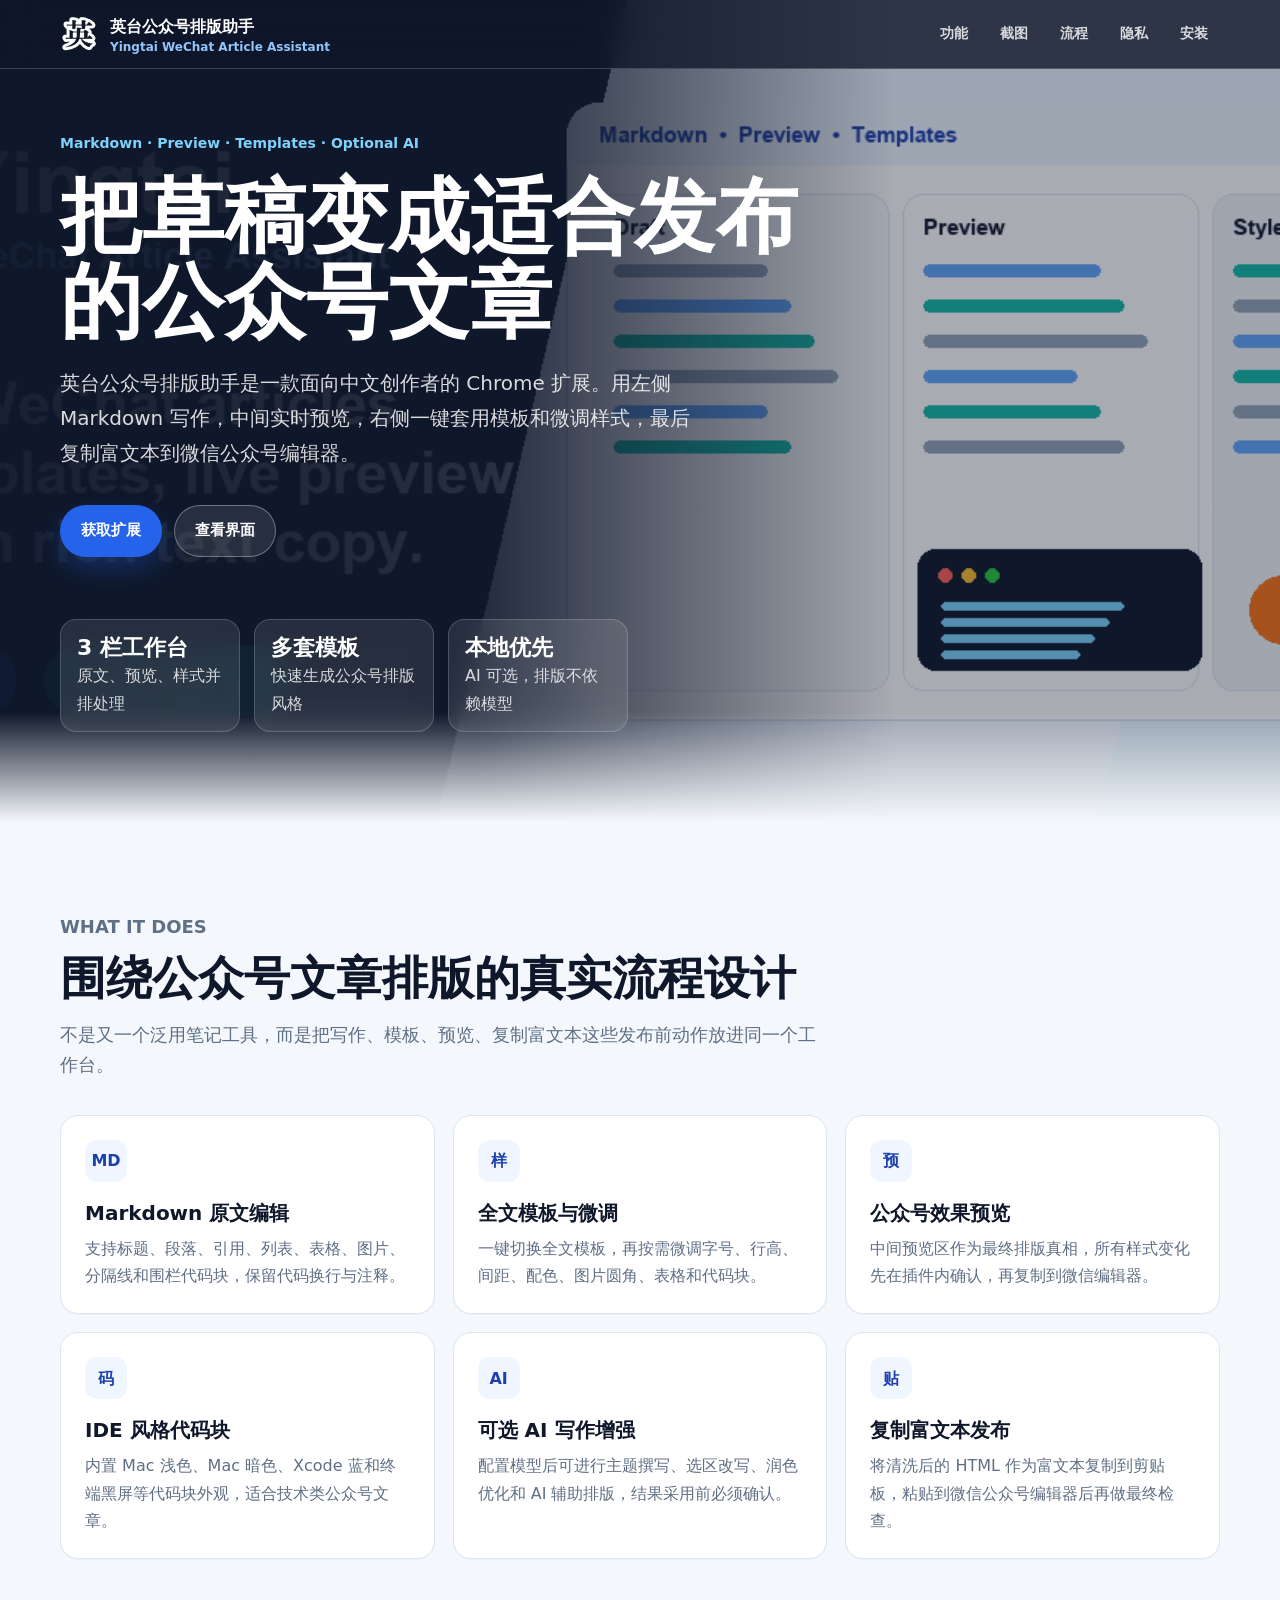
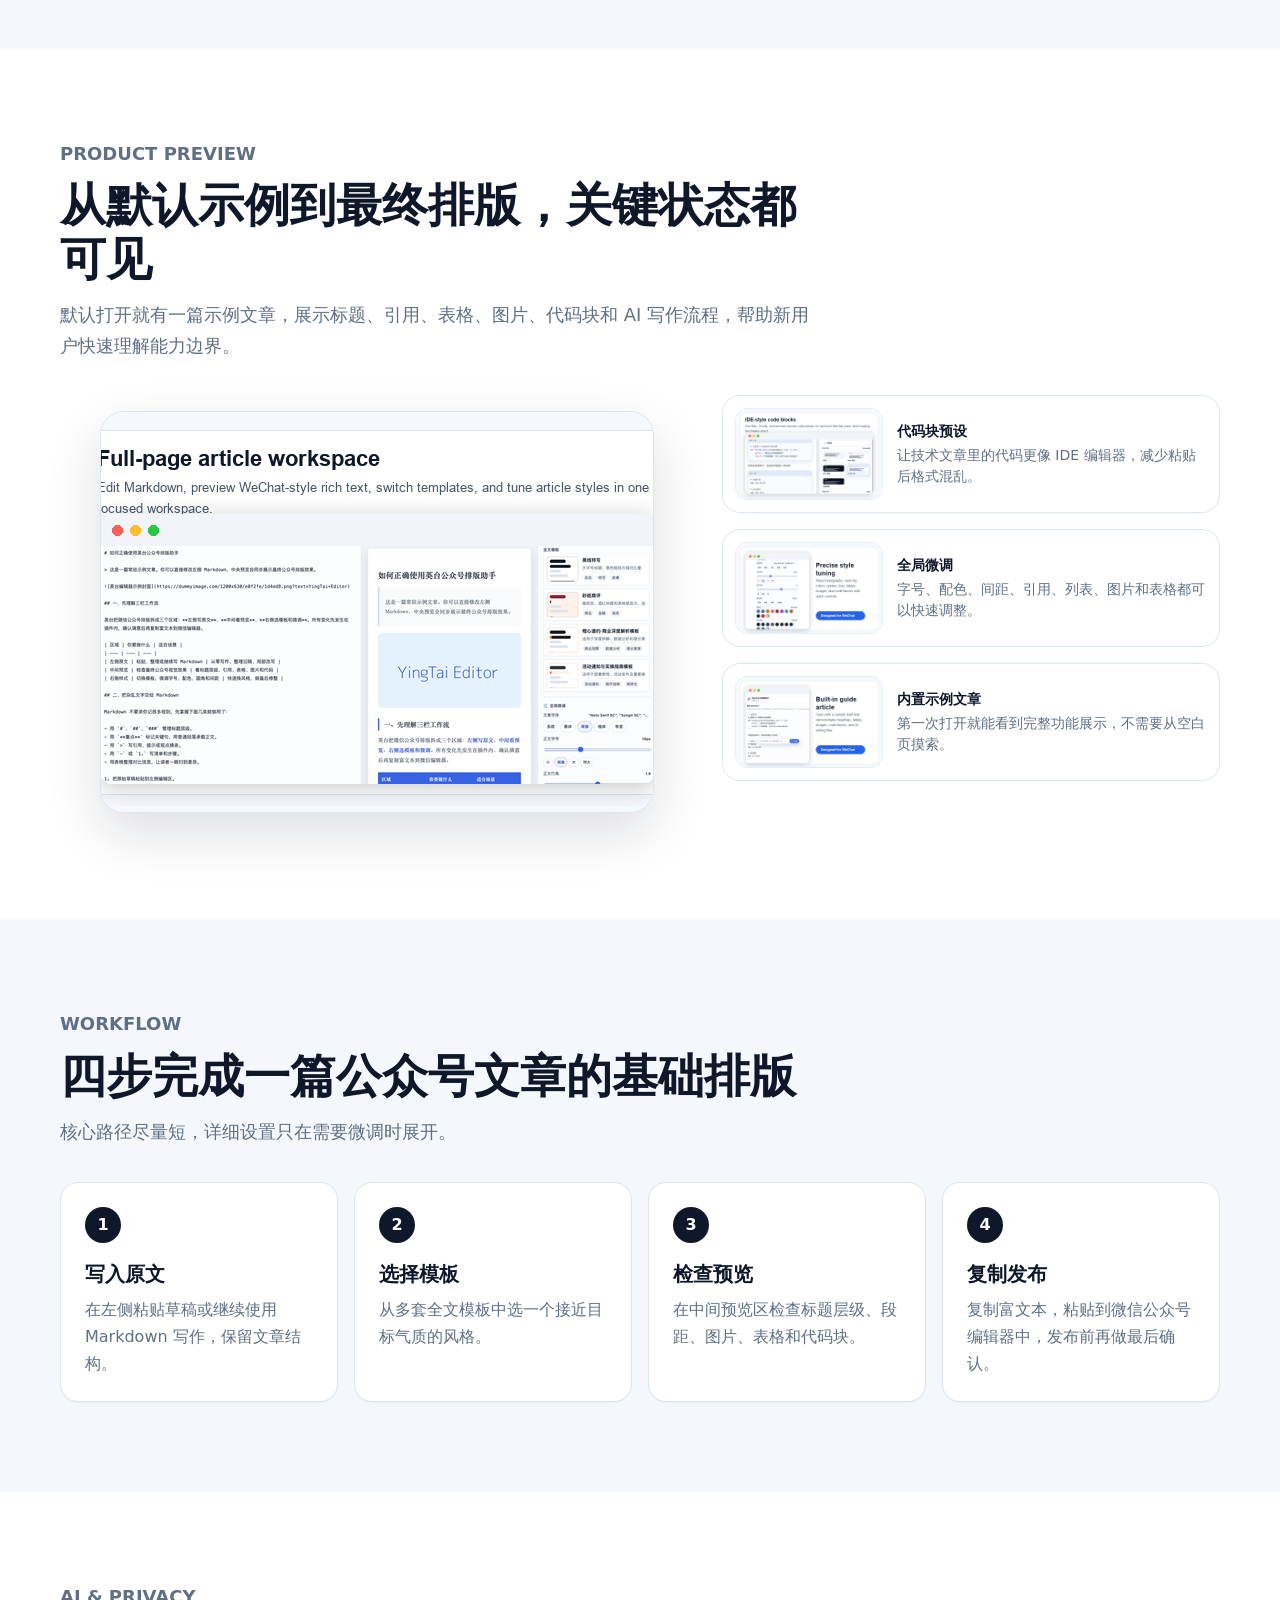
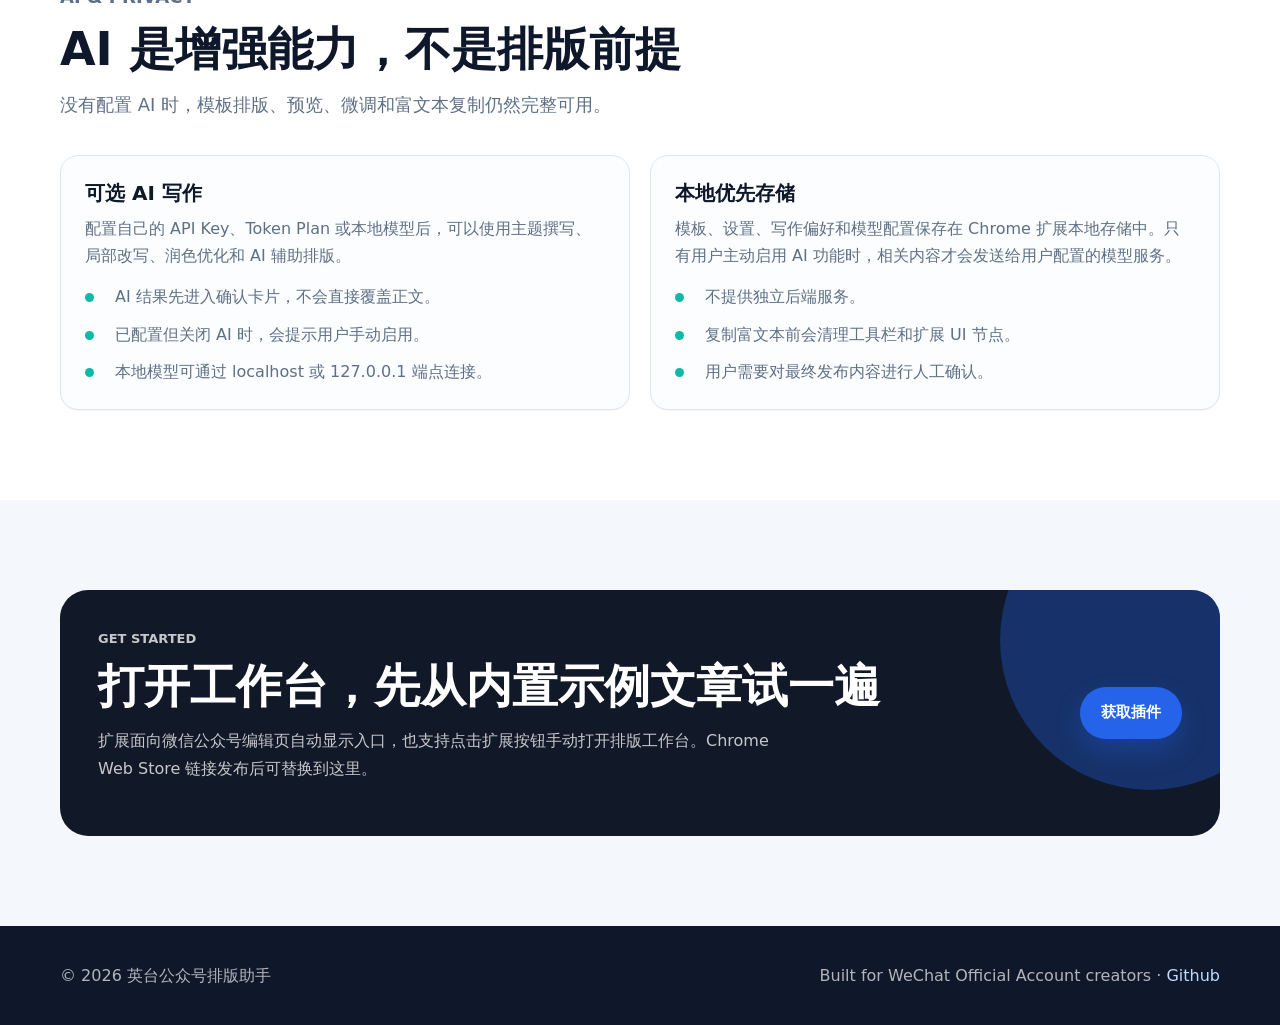
<file: wechat-article-assistant/index.html>
<!doctype html>
<html lang="zh-CN">
  <head>
    <meta charset="utf-8" />
    <meta name="viewport" content="width=device-width, initial-scale=1" />
    <title>英台公众号排版助手 | WeChat Article Formatter</title>
    <meta
      name="description"
      content="英台公众号排版助手是一款面向微信公众号创作者的 Chrome 扩展，支持 Markdown 编辑、公众号预览、模板排版、富文本复制和可选 AI 写作增强。"
    />
    <meta property="og:title" content="英台公众号排版助手" />
    <meta property="og:description" content="Markdown 编辑、实时预览、模板美化、富文本复制和可选 AI 写作，让公众号排版更快完成。" />
    <meta property="og:image" content="./images/promo-marquee-1400x560.png" />
    <meta name="theme-color" content="#111827" />
    <link rel="icon" href="./images/icon-128.png" />
    <style>
      :root {
        color-scheme: light;
        --ink: #111827;
        --muted: #5f6f85;
        --soft: #f4f8fc;
        --line: #dbe6f2;
        --blue: #2563eb;
        --blue-dark: #1e40af;
        --teal: #10b8a6;
        --orange: #f97316;
        --paper: #ffffff;
        --radius: 18px;
        --shadow: 0 20px 54px rgba(15, 23, 42, 0.14);
        font-family:
          Inter, "Noto Sans SC", "PingFang SC", "Microsoft YaHei", system-ui, -apple-system, BlinkMacSystemFont,
          "Segoe UI", sans-serif;
      }

      * {
        box-sizing: border-box;
      }

      html {
        scroll-behavior: smooth;
      }

      body {
        margin: 0;
        background: var(--soft);
        color: var(--ink);
        font-size: 16px;
        line-height: 1.7;
      }

      a {
        color: inherit;
        text-decoration: none;
      }

      img {
        display: block;
        max-width: 100%;
      }

      .nav {
        position: fixed;
        top: 0;
        left: 0;
        right: 0;
        z-index: 20;
        border-bottom: 1px solid rgba(255, 255, 255, 0.18);
        background: rgba(15, 23, 42, 0.78);
        backdrop-filter: blur(16px);
      }

      .nav-inner {
        width: min(1160px, calc(100% - 40px));
        min-height: 68px;
        margin: 0 auto;
        display: flex;
        align-items: center;
        justify-content: space-between;
        gap: 18px;
      }

      .brand {
        display: inline-flex;
        align-items: center;
        gap: 12px;
        color: #fff;
        font-weight: 800;
        letter-spacing: 0;
      }

      .brand img {
        width: 38px;
        height: 38px;
      }

      .brand small {
        display: block;
        color: #93c5fd;
        font-size: 12px;
        font-weight: 700;
        line-height: 1.2;
      }

      .nav-links {
        display: flex;
        align-items: center;
        gap: 8px;
      }

      .nav-links a {
        min-height: 40px;
        border-radius: 999px;
        padding: 8px 12px;
        display: inline-flex;
        align-items: center;
        color: rgba(255, 255, 255, 0.82);
        font-size: 14px;
        font-weight: 700;
      }

      .nav-links a:hover,
      .nav-links a:focus-visible {
        background: rgba(255, 255, 255, 0.12);
        color: #fff;
        outline: none;
      }

      .hero {
        min-height: 720px;
        padding: 132px 0 90px;
        display: flex;
        align-items: center;
        position: relative;
        overflow: hidden;
        background:
          linear-gradient(90deg, rgba(15, 23, 42, 0.96) 0%, rgba(15, 23, 42, 0.9) 38%, rgba(15, 23, 42, 0.36) 70%),
          url("./images/promo-marquee-1400x560.png") center / cover no-repeat;
      }

      .hero::after {
        content: "";
        position: absolute;
        left: 0;
        right: 0;
        bottom: 0;
        height: 110px;
        background: linear-gradient(180deg, rgba(244, 248, 252, 0), var(--soft));
        pointer-events: none;
      }

      .hero-inner {
        width: min(1160px, calc(100% - 40px));
        margin: 0 auto;
        position: relative;
        z-index: 1;
      }

      .eyebrow {
        margin: 0 0 18px;
        color: #7dd3fc;
        font-size: 14px;
        font-weight: 800;
      }

      h1,
      h2,
      h3,
      p {
        margin-top: 0;
      }

      h1 {
        max-width: 760px;
        margin-bottom: 22px;
        color: #fff;
        font-size: clamp(42px, 7vw, 82px);
        line-height: 1.04;
        letter-spacing: 0;
      }

      .hero-copy {
        max-width: 640px;
        margin-bottom: 34px;
        color: rgba(255, 255, 255, 0.84);
        font-size: 20px;
        line-height: 1.75;
      }

      .actions {
        display: flex;
        flex-wrap: wrap;
        gap: 12px;
      }

      .button {
        min-height: 48px;
        border: 1px solid transparent;
        border-radius: 999px;
        padding: 12px 20px;
        display: inline-flex;
        align-items: center;
        justify-content: center;
        gap: 8px;
        font-size: 15px;
        font-weight: 800;
      }

      .button.primary {
        background: var(--blue);
        color: #fff;
        box-shadow: 0 12px 26px rgba(37, 99, 235, 0.28);
      }

      .button.secondary {
        border-color: rgba(255, 255, 255, 0.32);
        background: rgba(255, 255, 255, 0.1);
        color: #fff;
      }

      .button.light {
        border-color: var(--line);
        background: #fff;
        color: var(--blue-dark);
      }

      .button.disabled {
        cursor: default;
        opacity: 0.72;
        pointer-events: none;
      }

      .button:hover,
      .button:focus-visible {
        transform: translateY(-1px);
        outline: 3px solid rgba(37, 99, 235, 0.22);
        outline-offset: 3px;
      }

      .hero-stats {
        margin-top: 62px;
        display: grid;
        grid-template-columns: repeat(3, minmax(0, 180px));
        gap: 14px;
      }

      .stat {
        border: 1px solid rgba(255, 255, 255, 0.18);
        border-radius: 16px;
        padding: 14px 16px;
        background: rgba(255, 255, 255, 0.1);
        color: rgba(255, 255, 255, 0.82);
        backdrop-filter: blur(12px);
      }

      .stat strong {
        display: block;
        color: #fff;
        font-size: 22px;
        line-height: 1.3;
      }

      .section {
        padding: 90px 0;
      }

      .section.alt {
        background: #fff;
      }

      .wrap {
        width: min(1160px, calc(100% - 40px));
        margin: 0 auto;
      }

      .section-head {
        max-width: 760px;
        margin-bottom: 34px;
      }

      .section-kicker {
        margin-bottom: 10px;
        color: var(--blue);
        font-size: 13px;
        font-weight: 900;
      }

      h2 {
        margin-bottom: 14px;
        color: #0f172a;
        font-size: clamp(30px, 4vw, 46px);
        line-height: 1.16;
        letter-spacing: 0;
      }

      .section-head p {
        color: var(--muted);
        font-size: 18px;
      }

      .feature-grid {
        display: grid;
        grid-template-columns: repeat(3, minmax(0, 1fr));
        gap: 18px;
      }

      .feature-card,
      .workflow-card,
      .note-card {
        border: 1px solid var(--line);
        border-radius: var(--radius);
        padding: 24px;
        background: #fff;
        box-shadow: 0 1px 0 rgba(15, 23, 42, 0.03);
      }

      .feature-icon {
        width: 42px;
        height: 42px;
        margin-bottom: 18px;
        border-radius: 12px;
        display: grid;
        place-items: center;
        background: #eff6ff;
        color: var(--blue-dark);
        font-weight: 900;
      }

      .feature-card h3,
      .workflow-card h3,
      .note-card h3 {
        margin-bottom: 8px;
        color: #0f172a;
        font-size: 20px;
        line-height: 1.35;
      }

      .feature-card p,
      .workflow-card p,
      .note-card p {
        margin-bottom: 0;
        color: var(--muted);
      }

      .showcase {
        display: grid;
        grid-template-columns: 1.12fr 0.88fr;
        gap: 28px;
        align-items: start;
      }

      .showcase-main {
        border: 1px solid var(--line);
        border-radius: 24px;
        background: #fff;
        box-shadow: var(--shadow);
        overflow: hidden;
      }

      .showcase-main img {
        width: 100%;
        aspect-ratio: 16 / 10;
        object-fit: cover;
      }

      .showcase-side {
        display: grid;
        gap: 16px;
      }

      .screenshot-card {
        border: 1px solid var(--line);
        border-radius: var(--radius);
        padding: 12px;
        background: #fff;
        display: grid;
        grid-template-columns: 148px 1fr;
        gap: 14px;
        align-items: center;
      }

      .screenshot-card img {
        width: 148px;
        height: 92px;
        border-radius: 12px;
        object-fit: cover;
        border: 1px solid #e5edf6;
      }

      .screenshot-card strong {
        display: block;
        margin-bottom: 3px;
        color: #0f172a;
      }

      .screenshot-card span {
        color: var(--muted);
        font-size: 14px;
        line-height: 1.5;
      }

      .workflow {
        display: grid;
        grid-template-columns: repeat(4, minmax(0, 1fr));
        gap: 16px;
        counter-reset: step;
      }

      .workflow-card {
        position: relative;
        min-height: 210px;
      }

      .workflow-card::before {
        counter-increment: step;
        content: counter(step);
        width: 36px;
        height: 36px;
        margin-bottom: 18px;
        border-radius: 999px;
        display: grid;
        place-items: center;
        background: #0f172a;
        color: #fff;
        font-weight: 900;
      }

      .two-col {
        display: grid;
        grid-template-columns: repeat(2, minmax(0, 1fr));
        gap: 20px;
      }

      .note-card {
        background: #fbfdff;
      }

      .note-list {
        margin: 14px 0 0;
        padding: 0;
        list-style: none;
        display: grid;
        gap: 10px;
        color: var(--muted);
      }

      .note-list li {
        display: grid;
        grid-template-columns: 22px 1fr;
        gap: 8px;
      }

      .note-list li::before {
        content: "";
        width: 9px;
        height: 9px;
        margin-top: 10px;
        border-radius: 999px;
        background: var(--teal);
      }

      .install-band {
        border-radius: 28px;
        padding: 38px;
        display: grid;
        grid-template-columns: 1fr auto;
        gap: 24px;
        align-items: center;
        background: #111827;
        color: #fff;
        overflow: hidden;
        position: relative;
      }

      .install-band::after {
        content: "";
        position: absolute;
        right: -80px;
        top: -100px;
        width: 300px;
        height: 300px;
        border-radius: 999px;
        background: rgba(37, 99, 235, 0.34);
      }

      .install-band h2,
      .install-band p,
      .install-band .actions {
        position: relative;
        z-index: 1;
      }

      .install-band h2 {
        color: #fff;
      }

      .install-band p {
        max-width: 680px;
        color: rgba(255, 255, 255, 0.76);
      }

      footer {
        padding: 36px 0;
        background: #0f172a;
        color: rgba(255, 255, 255, 0.68);
      }

      .footer-inner {
        width: min(1160px, calc(100% - 40px));
        margin: 0 auto;
        display: flex;
        justify-content: space-between;
        gap: 18px;
        flex-wrap: wrap;
      }

      .footer-inner a {
        color: #bfdbfe;
      }

      @media (max-width: 900px) {
        .nav-inner {
          min-height: 62px;
        }

        .nav-links {
          display: none;
        }

        .hero {
          min-height: 680px;
          padding-top: 112px;
        }

        .hero-stats,
        .feature-grid,
        .workflow,
        .two-col,
        .showcase,
        .install-band {
          grid-template-columns: 1fr;
        }

        .hero-stats {
          max-width: 360px;
        }

        .screenshot-card {
          grid-template-columns: 120px 1fr;
        }

        .screenshot-card img {
          width: 120px;
          height: 76px;
        }

        .section {
          padding: 70px 0;
        }
      }

      @media (max-width: 560px) {
        .hero,
        .section {
          padding-left: 0;
          padding-right: 0;
        }

        h1 {
          font-size: 42px;
        }

        .hero-copy {
          font-size: 17px;
        }

        .actions {
          width: 100%;
        }

        .button {
          width: 100%;
        }

        .screenshot-card {
          grid-template-columns: 1fr;
        }

        .screenshot-card img {
          width: 100%;
          height: auto;
        }
      }
    </style>
  </head>
  <body>
    <nav class="nav" aria-label="主导航">
      <div class="nav-inner">
        <a class="brand" href="#top" aria-label="英台公众号排版助手首页">
          <img src="./images/icon-128.png" width="38" height="38" alt="" />
          <span>
            英台公众号排版助手
            <small>Yingtai WeChat Article Assistant</small>
          </span>
        </a>
        <div class="nav-links">
          <a href="#features">功能</a>
          <a href="#showcase">截图</a>
          <a href="#workflow">流程</a>
          <a href="#privacy">隐私</a>
          <a href="#install">安装</a>
        </div>
      </div>
    </nav>

    <main id="top">
      <section class="hero" aria-label="英台公众号排版助手介绍">
        <div class="hero-inner">
          <p class="eyebrow">Markdown · Preview · Templates · Optional AI</p>
          <h1>把草稿变成适合发布的公众号文章</h1>
          <p class="hero-copy">
            英台公众号排版助手是一款面向中文创作者的 Chrome 扩展。用左侧 Markdown 写作，中间实时预览，右侧一键套用模板和微调样式，最后复制富文本到微信公众号编辑器。
          </p>
          <div class="actions">
            <a class="button primary" href="#install">获取扩展</a>
            <a class="button secondary" href="#showcase">查看界面</a>
          </div>
          <div class="hero-stats" aria-label="核心能力">
            <div class="stat"><strong>3 栏工作台</strong>原文、预览、样式并排处理</div>
            <div class="stat"><strong>多套模板</strong>快速生成公众号排版风格</div>
            <div class="stat"><strong>本地优先</strong>AI 可选，排版不依赖模型</div>
          </div>
        </div>
      </section>

      <section class="section" id="features">
        <div class="wrap">
          <div class="section-head">
            <p class="section-kicker">WHAT IT DOES</p>
            <h2>围绕公众号文章排版的真实流程设计</h2>
            <p>不是又一个泛用笔记工具，而是把写作、模板、预览、复制富文本这些发布前动作放进同一个工作台。</p>
          </div>
          <div class="feature-grid">
            <article class="feature-card">
              <div class="feature-icon">MD</div>
              <h3>Markdown 原文编辑</h3>
              <p>支持标题、段落、引用、列表、表格、图片、分隔线和围栏代码块，保留代码换行与注释。</p>
            </article>
            <article class="feature-card">
              <div class="feature-icon">样</div>
              <h3>全文模板与微调</h3>
              <p>一键切换全文模板，再按需微调字号、行高、间距、配色、图片圆角、表格和代码块。</p>
            </article>
            <article class="feature-card">
              <div class="feature-icon">预</div>
              <h3>公众号效果预览</h3>
              <p>中间预览区作为最终排版真相，所有样式变化先在插件内确认，再复制到微信编辑器。</p>
            </article>
            <article class="feature-card">
              <div class="feature-icon">码</div>
              <h3>IDE 风格代码块</h3>
              <p>内置 Mac 浅色、Mac 暗色、Xcode 蓝和终端黑屏等代码块外观，适合技术类公众号文章。</p>
            </article>
            <article class="feature-card">
              <div class="feature-icon">AI</div>
              <h3>可选 AI 写作增强</h3>
              <p>配置模型后可进行主题撰写、选区改写、润色优化和 AI 辅助排版，结果采用前必须确认。</p>
            </article>
            <article class="feature-card">
              <div class="feature-icon">贴</div>
              <h3>复制富文本发布</h3>
              <p>将清洗后的 HTML 作为富文本复制到剪贴板，粘贴到微信公众号编辑器后再做最终检查。</p>
            </article>
          </div>
        </div>
      </section>

      <section class="section alt" id="showcase">
        <div class="wrap">
          <div class="section-head">
            <p class="section-kicker">PRODUCT PREVIEW</p>
            <h2>从默认示例到最终排版，关键状态都可见</h2>
            <p>默认打开就有一篇示例文章，展示标题、引用、表格、图片、代码块和 AI 写作流程，帮助新用户快速理解能力边界。</p>
          </div>
          <div class="showcase">
            <figure class="showcase-main">
              <img
                src="./images/screenshot-1-full-page.png"
                width="640"
                height="400"
                alt="英台公众号排版助手三栏工作台截图"
              />
            </figure>
            <div class="showcase-side">
              <a class="screenshot-card" href="./images/screenshot-2-ide-style.png">
                <img src="./images/screenshot-2-ide-style.png" width="148" height="92" loading="lazy" alt="" />
                <span><strong>代码块预设</strong>让技术文章里的代码更像 IDE 编辑器，减少粘贴后格式混乱。</span>
              </a>
              <a class="screenshot-card" href="./images/screenshot-4-precise.png">
                <img src="./images/screenshot-4-precise.png" width="148" height="92" loading="lazy" alt="" />
                <span><strong>全局微调</strong>字号、配色、间距、引用、列表、图片和表格都可以快速调整。</span>
              </a>
              <a class="screenshot-card" href="./images/screenshot-5-built-in.png">
                <img src="./images/screenshot-5-built-in.png" width="148" height="92" loading="lazy" alt="" />
                <span><strong>内置示例文章</strong>第一次打开就能看到完整功能展示，不需要从空白页摸索。</span>
              </a>
            </div>
          </div>
        </div>
      </section>

      <section class="section" id="workflow">
        <div class="wrap">
          <div class="section-head">
            <p class="section-kicker">WORKFLOW</p>
            <h2>四步完成一篇公众号文章的基础排版</h2>
            <p>核心路径尽量短，详细设置只在需要微调时展开。</p>
          </div>
          <div class="workflow">
            <article class="workflow-card">
              <h3>写入原文</h3>
              <p>在左侧粘贴草稿或继续使用 Markdown 写作，保留文章结构。</p>
            </article>
            <article class="workflow-card">
              <h3>选择模板</h3>
              <p>从多套全文模板中选一个接近目标气质的风格。</p>
            </article>
            <article class="workflow-card">
              <h3>检查预览</h3>
              <p>在中间预览区检查标题层级、段距、图片、表格和代码块。</p>
            </article>
            <article class="workflow-card">
              <h3>复制发布</h3>
              <p>复制富文本，粘贴到微信公众号编辑器中，发布前再做最后确认。</p>
            </article>
          </div>
        </div>
      </section>

      <section class="section alt" id="privacy">
        <div class="wrap">
          <div class="section-head">
            <p class="section-kicker">AI & PRIVACY</p>
            <h2>AI 是增强能力，不是排版前提</h2>
            <p>没有配置 AI 时，模板排版、预览、微调和富文本复制仍然完整可用。</p>
          </div>
          <div class="two-col">
            <article class="note-card">
              <h3>可选 AI 写作</h3>
              <p>配置自己的 API Key、Token Plan 或本地模型后，可以使用主题撰写、局部改写、润色优化和 AI 辅助排版。</p>
              <ul class="note-list">
                <li>AI 结果先进入确认卡片，不会直接覆盖正文。</li>
                <li>已配置但关闭 AI 时，会提示用户手动启用。</li>
                <li>本地模型可通过 localhost 或 127.0.0.1 端点连接。</li>
              </ul>
            </article>
            <article class="note-card">
              <h3>本地优先存储</h3>
              <p>模板、设置、写作偏好和模型配置保存在 Chrome 扩展本地存储中。只有用户主动启用 AI 功能时，相关内容才会发送给用户配置的模型服务。</p>
              <ul class="note-list">
                <li>不提供独立后端服务。</li>
                <li>复制富文本前会清理工具栏和扩展 UI 节点。</li>
                <li>用户需要对最终发布内容进行人工确认。</li>
              </ul>
            </article>
          </div>
        </div>
      </section>

      <section class="section" id="install">
        <div class="wrap">
          <div class="install-band">
            <div>
              <p class="section-kicker">GET STARTED</p>
              <h2>打开工作台，先从内置示例文章试一遍</h2>
              <p>
                扩展面向微信公众号编辑页自动显示入口，也支持点击扩展按钮手动打开排版工作台。Chrome Web Store 链接发布后可替换到这里。
              </p>
            </div>
            <div class="actions">
              <a class="button primary" href="https://chromewebstore.google.com/detail/%E8%8B%B1%E5%8F%B0%E5%85%AC%E4%BC%97%E5%8F%B7%E6%8E%92%E7%89%88%E5%8A%A9%E6%89%8B/kblphjccolkibnimkhfmbhbiijcgglff" aria-disabled="true">获取插件</a>
            </div>
          </div>
        </div>
      </section>
    </main>

    <footer>
      <div class="footer-inner">
        <span>© 2026 英台公众号排版助手</span>
        <span>
          Built for WeChat Official Account creators ·
          <a href="https://github.com/inteye" target="_blank">Github</a>
        </span>
      </div>
    </footer>
  </body>
</html>
</file>
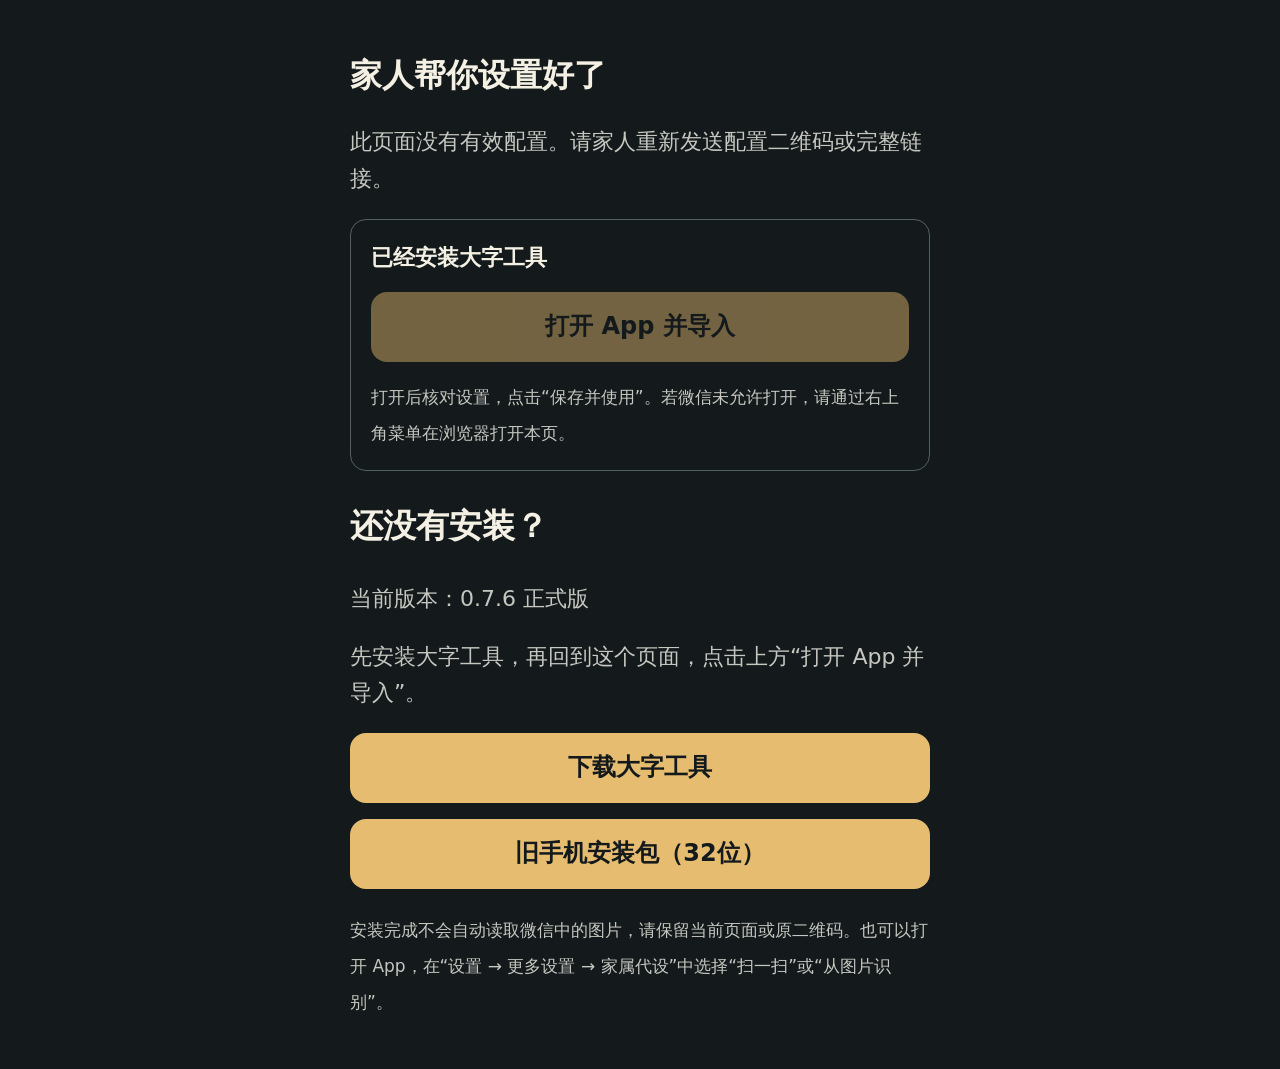
<file: bigtype/setup/index.html>
<!doctype html>
<html lang="zh-CN"><meta charset="utf-8"><meta name="viewport" content="width=device-width, initial-scale=1">
<meta http-equiv="Content-Security-Policy" content="default-src 'self'; script-src 'self'; style-src 'self' 'unsafe-inline'; img-src 'self' data:; connect-src 'none'; base-uri 'none'">
<meta name="referrer" content="no-referrer"><title>安装与导入 · 大字工具</title>
<style>body{background:#141a1c;color:#f5f0e4;font:22px/1.65 system-ui,sans-serif;max-width:580px;margin:0 auto;padding:28px 22px}h1{font-size:32px}p{color:#c6c7c0}button,a.button{display:block;box-sizing:border-box;width:100%;padding:18px;margin:16px 0;background:#e6bd70;color:#141a1c;border:0;border-radius:16px;font:700 24px/1.4 system-ui;text-align:center;text-decoration:none}aside{border:1px solid #536062;border-radius:16px;padding:20px}small{font-size:17px;color:#c6c7c0}button:disabled{opacity:.45}[hidden]{display:none!important}</style>
<h1>家人帮你设置好了</h1><p id="status">配置在当前链接中，不需要复制代码。</p>
<aside><strong>已经安装大字工具</strong><button id="open" disabled>打开 App 并导入</button><small>打开后核对设置，点击“保存并使用”。若微信未允许打开，请通过右上角菜单在浏览器打开本页。</small></aside>
<h2>还没有安装？</h2><p>当前版本：0.7.6 正式版</p><p>先安装大字工具，再回到这个页面，点击上方“打开 App 并导入”。</p>
<a id="download" class="button" hidden rel="noreferrer">下载大字工具</a><a id="download32" class="button" hidden rel="noreferrer">旧手机安装包（32位）</a><p id="unavailable">下载入口尚未上线，请联系家人获取官方安装包。</p>
<p><small>安装完成不会自动读取微信中的图片，请保留当前页面或原二维码。也可以打开 App，在“设置 → 更多设置 → 家属代设”中选择“扫一扫”或“从图片识别”。</small></p>
<script src="config.js"></script><script src="setup.js"></script>
</html>
</file>
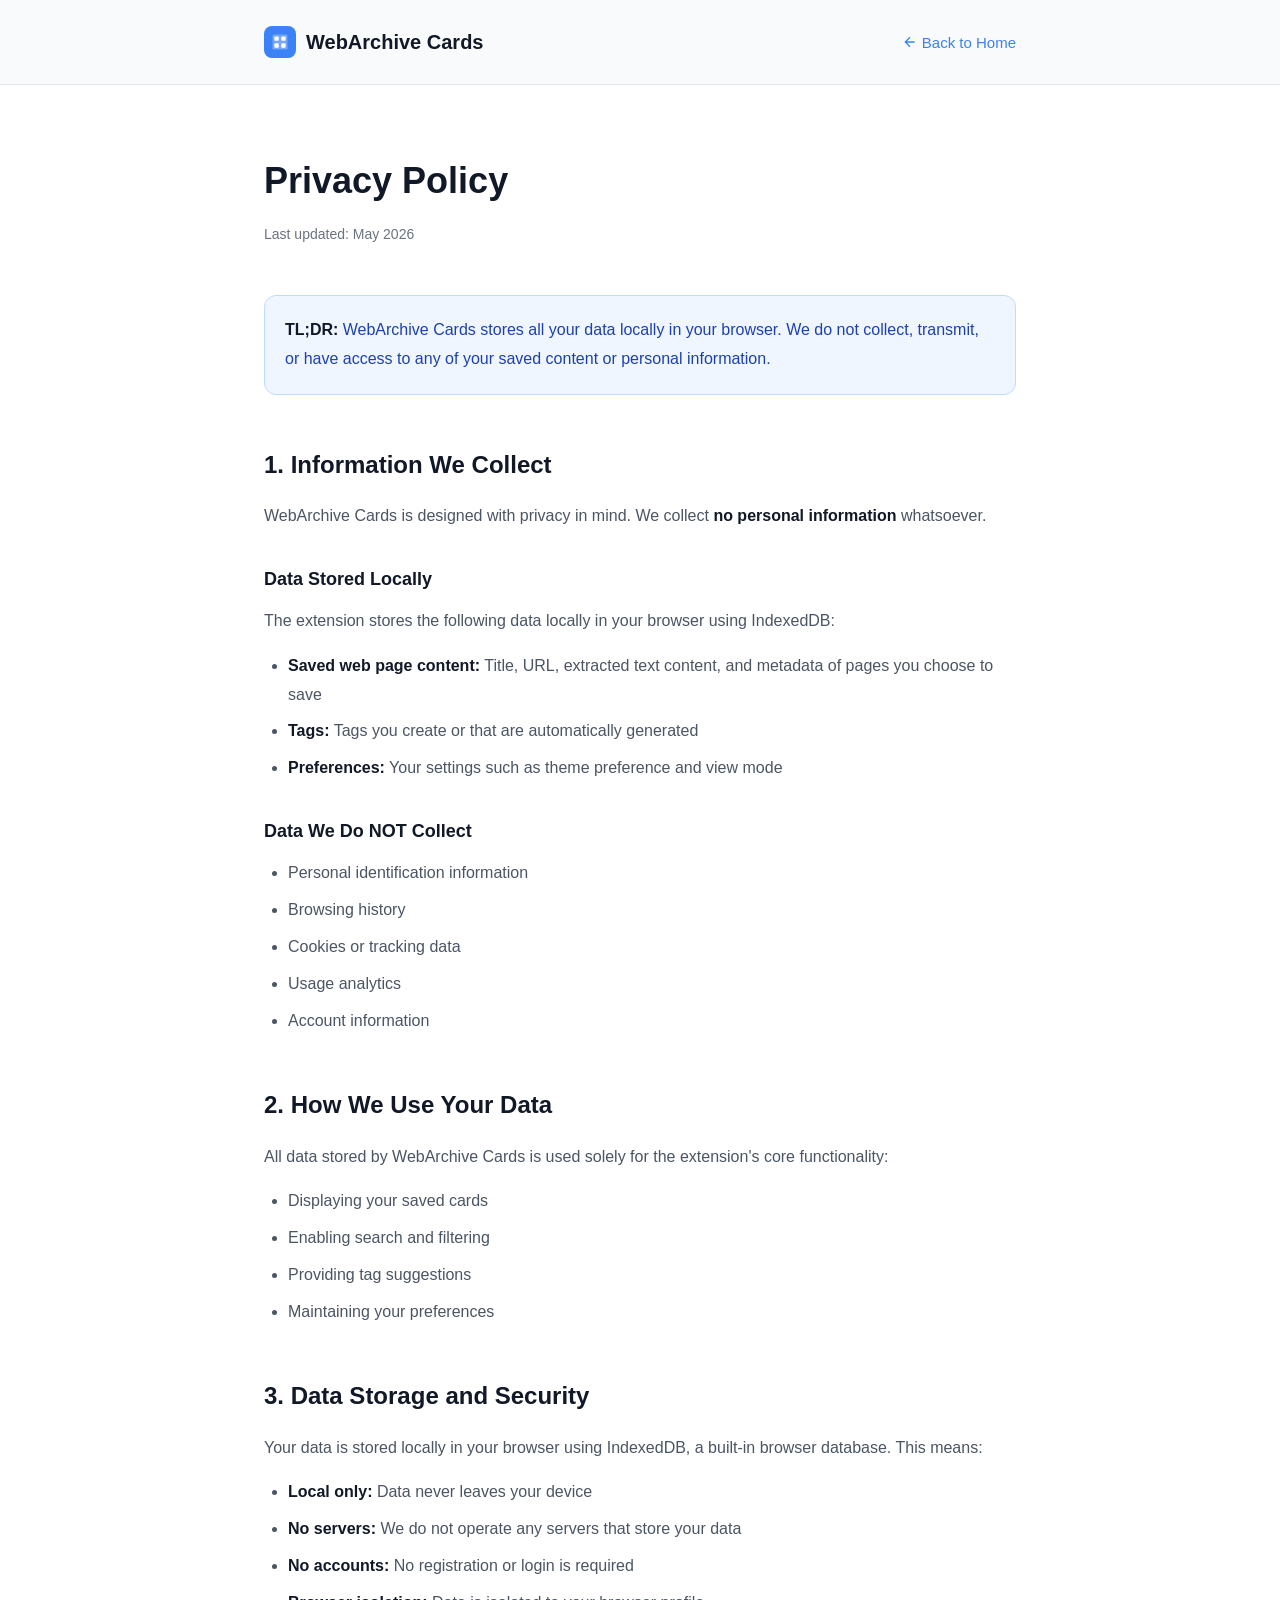
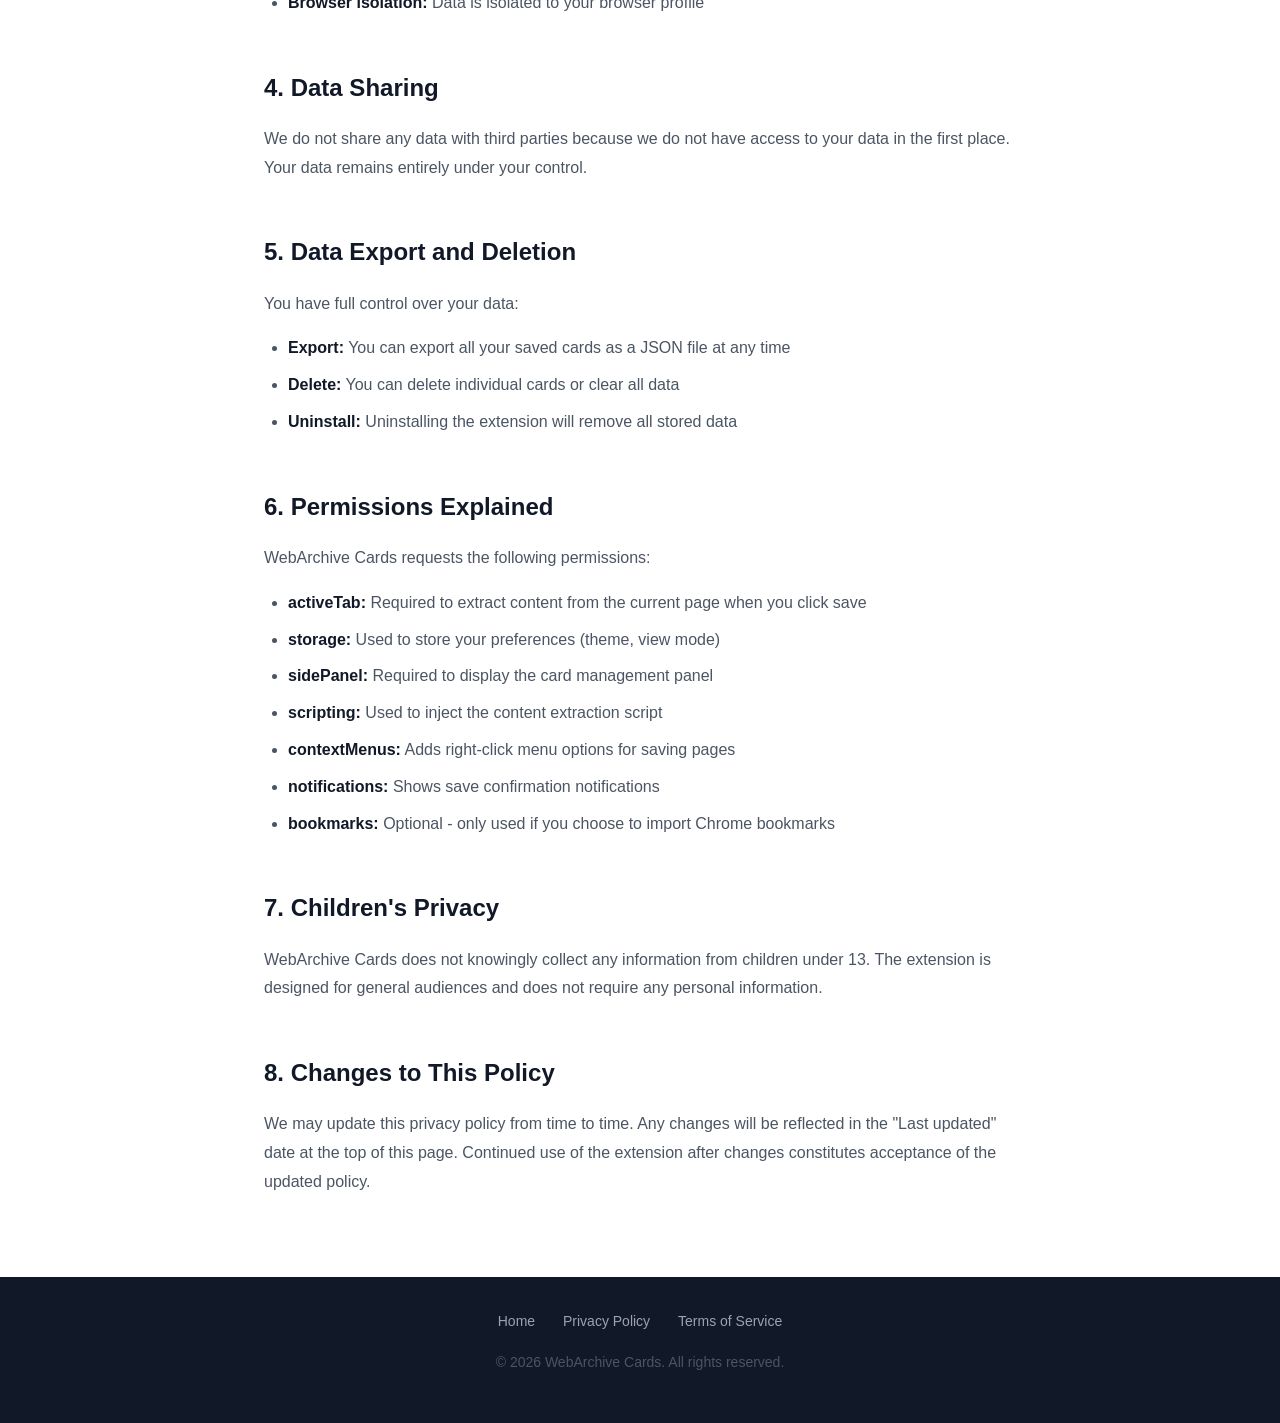
<file: webarchive-cards/privacy.html>
<!DOCTYPE html>
<html lang="en">
<head>
  <meta charset="UTF-8">
  <meta name="viewport" content="width=device-width, initial-scale=1.0">
  <title>Privacy Policy - WebArchive Cards</title>
  <link rel="icon" href="data:image/svg+xml,<svg xmlns='http://www.w3.org/2000/svg' viewBox='0 0 100 100'><rect width='100' height='100' rx='20' fill='%233B82F6'/><rect x='15' y='15' width='70' height='70' rx='10' fill='white' opacity='0.3'/><rect x='25' y='25' width='20' height='20' rx='4' fill='white'/><rect x='55' y='25' width='20' height='20' rx='4' fill='white'/><rect x='25' y='55' width='20' height='20' rx='4' fill='white'/><rect x='55' y='55' width='20' height='20' rx='4' fill='white'/></svg>">
  <style>
    * {
      margin: 0;
      padding: 0;
      box-sizing: border-box;
    }

    body {
      font-family: -apple-system, BlinkMacSystemFont, 'Segoe UI', Roboto, Oxygen, Ubuntu, sans-serif;
      line-height: 1.8;
      color: #1f2937;
      background: #ffffff;
    }

    .container {
      max-width: 800px;
      margin: 0 auto;
      padding: 0 24px;
    }

    header {
      background: #f9fafb;
      border-bottom: 1px solid #e5e7eb;
      padding: 24px 0;
    }

    .header-inner {
      display: flex;
      align-items: center;
      justify-content: space-between;
    }

    .logo {
      display: flex;
      align-items: center;
      gap: 10px;
      text-decoration: none;
      color: #111827;
      font-weight: 700;
      font-size: 20px;
    }

    .logo-icon {
      width: 32px;
      height: 32px;
      background: #3B82F6;
      border-radius: 8px;
      display: flex;
      align-items: center;
      justify-content: center;
    }

    .logo-icon svg {
      width: 20px;
      height: 20px;
    }

    .back-link {
      color: #3B82F6;
      text-decoration: none;
      font-size: 15px;
      display: flex;
      align-items: center;
      gap: 4px;
    }

    .back-link:hover {
      text-decoration: underline;
    }

    main {
      padding: 64px 0;
    }

    h1 {
      font-size: 36px;
      font-weight: 700;
      color: #111827;
      margin-bottom: 8px;
    }

    .last-updated {
      color: #6b7280;
      font-size: 14px;
      margin-bottom: 48px;
    }

    h2 {
      font-size: 24px;
      font-weight: 600;
      color: #111827;
      margin-top: 48px;
      margin-bottom: 16px;
    }

    h3 {
      font-size: 18px;
      font-weight: 600;
      color: #111827;
      margin-top: 32px;
      margin-bottom: 12px;
    }

    p {
      margin-bottom: 16px;
      color: #4b5563;
    }

    ul, ol {
      margin-bottom: 16px;
      padding-left: 24px;
    }

    li {
      margin-bottom: 8px;
      color: #4b5563;
    }

    strong {
      color: #111827;
    }

    a {
      color: #3B82F6;
      text-decoration: none;
    }

    a:hover {
      text-decoration: underline;
    }

    .highlight-box {
      background: #EFF6FF;
      border: 1px solid #BFDBFE;
      border-radius: 12px;
      padding: 20px;
      margin: 24px 0;
    }

    .highlight-box p {
      margin-bottom: 0;
      color: #1E40AF;
    }

    footer {
      background: #111827;
      color: #9ca3af;
      padding: 32px 0;
      text-align: center;
      font-size: 14px;
    }

    footer a {
      color: #9ca3af;
      margin: 0 12px;
    }

    footer a:hover {
      color: white;
    }

    @media (max-width: 768px) {
      h1 {
        font-size: 28px;
      }

      h2 {
        font-size: 20px;
      }
    }
  </style>
</head>
<body>
  <header>
    <div class="container header-inner">
      <a href="index.html" class="logo">
        <div class="logo-icon">
          <svg viewBox="0 0 128 128" fill="none" xmlns="http://www.w3.org/2000/svg">
            <rect x="16" y="16" width="96" height="96" rx="8" fill="white" opacity="0.3"/>
            <rect x="28" y="28" width="28" height="28" rx="6" fill="white"/>
            <rect x="72" y="28" width="28" height="28" rx="6" fill="white"/>
            <rect x="28" y="72" width="28" height="28" rx="6" fill="white"/>
            <rect x="72" y="72" width="28" height="28" rx="6" fill="white"/>
          </svg>
        </div>
        WebArchive Cards
      </a>
      <a href="index.html" class="back-link">
        <svg width="16" height="16" viewBox="0 0 24 24" fill="none" stroke="currentColor" stroke-width="2">
          <path d="M19 12H5M12 19l-7-7 7-7"/>
        </svg>
        Back to Home
      </a>
    </div>
  </header>

  <main>
    <div class="container">
      <h1>Privacy Policy</h1>
      <p class="last-updated">Last updated: May 2026</p>

      <div class="highlight-box">
        <p><strong>TL;DR:</strong> WebArchive Cards stores all your data locally in your browser. We do not collect, transmit, or have access to any of your saved content or personal information.</p>
      </div>

      <h2>1. Information We Collect</h2>
      <p>WebArchive Cards is designed with privacy in mind. We collect <strong>no personal information</strong> whatsoever.</p>
      
      <h3>Data Stored Locally</h3>
      <p>The extension stores the following data locally in your browser using IndexedDB:</p>
      <ul>
        <li><strong>Saved web page content:</strong> Title, URL, extracted text content, and metadata of pages you choose to save</li>
        <li><strong>Tags:</strong> Tags you create or that are automatically generated</li>
        <li><strong>Preferences:</strong> Your settings such as theme preference and view mode</li>
      </ul>

      <h3>Data We Do NOT Collect</h3>
      <ul>
        <li>Personal identification information</li>
        <li>Browsing history</li>
        <li>Cookies or tracking data</li>
        <li>Usage analytics</li>
        <li>Account information</li>
      </ul>

      <h2>2. How We Use Your Data</h2>
      <p>All data stored by WebArchive Cards is used solely for the extension's core functionality:</p>
      <ul>
        <li>Displaying your saved cards</li>
        <li>Enabling search and filtering</li>
        <li>Providing tag suggestions</li>
        <li>Maintaining your preferences</li>
      </ul>

      <h2>3. Data Storage and Security</h2>
      <p>Your data is stored locally in your browser using IndexedDB, a built-in browser database. This means:</p>
      <ul>
        <li><strong>Local only:</strong> Data never leaves your device</li>
        <li><strong>No servers:</strong> We do not operate any servers that store your data</li>
        <li><strong>No accounts:</strong> No registration or login is required</li>
        <li><strong>Browser isolation:</strong> Data is isolated to your browser profile</li>
      </ul>

      <h2>4. Data Sharing</h2>
      <p>We do not share any data with third parties because we do not have access to your data in the first place. Your data remains entirely under your control.</p>

      <h2>5. Data Export and Deletion</h2>
      <p>You have full control over your data:</p>
      <ul>
        <li><strong>Export:</strong> You can export all your saved cards as a JSON file at any time</li>
        <li><strong>Delete:</strong> You can delete individual cards or clear all data</li>
        <li><strong>Uninstall:</strong> Uninstalling the extension will remove all stored data</li>
      </ul>

      <h2>6. Permissions Explained</h2>
      <p>WebArchive Cards requests the following permissions:</p>
      <ul>
        <li><strong>activeTab:</strong> Required to extract content from the current page when you click save</li>
        <li><strong>storage:</strong> Used to store your preferences (theme, view mode)</li>
        <li><strong>sidePanel:</strong> Required to display the card management panel</li>
        <li><strong>scripting:</strong> Used to inject the content extraction script</li>
        <li><strong>contextMenus:</strong> Adds right-click menu options for saving pages</li>
        <li><strong>notifications:</strong> Shows save confirmation notifications</li>
        <li><strong>bookmarks:</strong> Optional - only used if you choose to import Chrome bookmarks</li>
      </ul>

      <h2>7. Children's Privacy</h2>
      <p>WebArchive Cards does not knowingly collect any information from children under 13. The extension is designed for general audiences and does not require any personal information.</p>

      <h2>8. Changes to This Policy</h2>
      <p>We may update this privacy policy from time to time. Any changes will be reflected in the "Last updated" date at the top of this page. Continued use of the extension after changes constitutes acceptance of the updated policy.</p>
      <!--
      <h2>9. Contact</h2>
      <p>If you have questions about this privacy policy, please contact us:</p>
      <ul>
        <li>GitHub: <a href="https://github.com/yourusername/webarchive-cards" target="_blank">github.com/yourusername/webarchive-cards</a></li>
        <li>Email: privacy@webarchive-cards.com</li>
      </ul>

      <h2>10. Open Source</h2>
      <p>WebArchive Cards is open source software. You can review the complete source code to verify our privacy practices. The source code is available on <a href="https://github.com/yourusername/webarchive-cards" target="_blank">GitHub</a>.</p>-->
    </div>
  </main>

  <footer>
    <div class="container">
      <a href="index.html">Home</a>
      <a href="privacy.html">Privacy Policy</a>
      <a href="terms.html">Terms of Service</a>
      <p style="margin-top: 16px;">&copy; 2026 WebArchive Cards. All rights reserved.</p>
    </div>
  </footer>
</body>
</html>
</file>
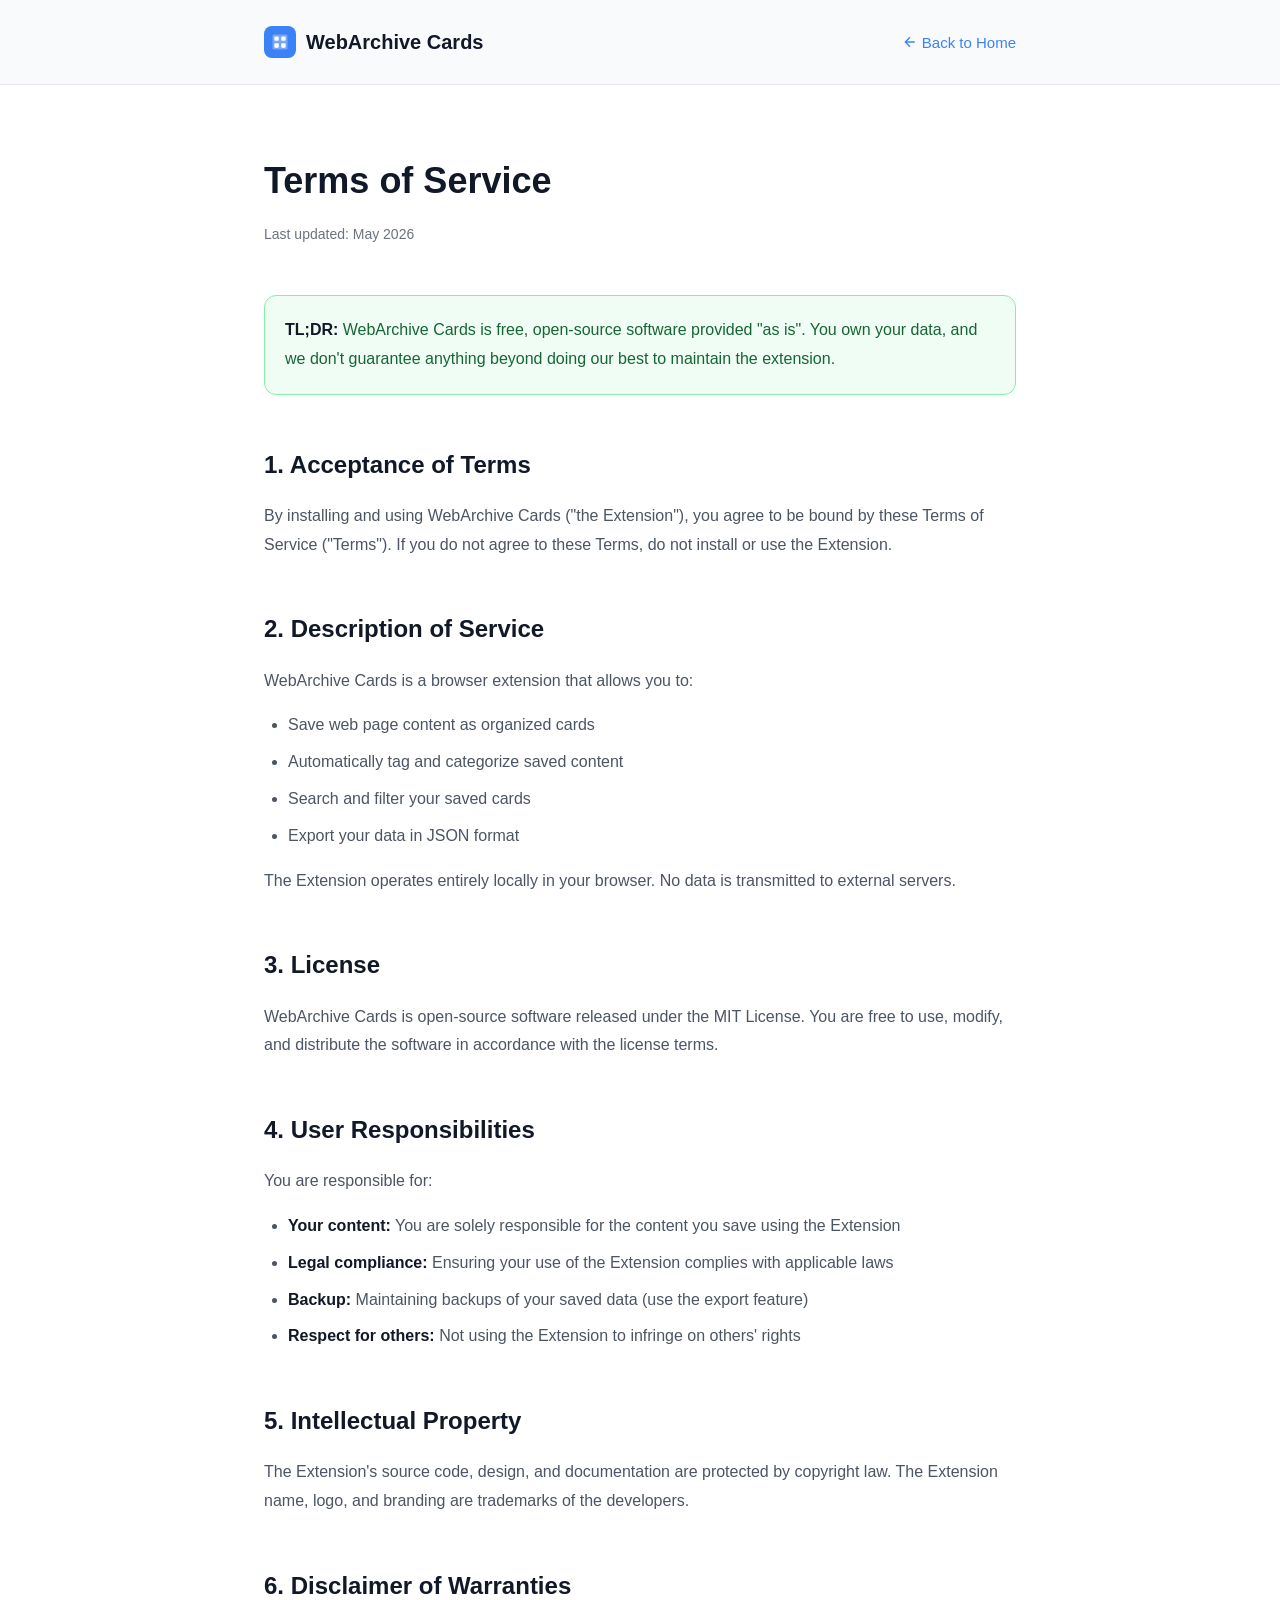
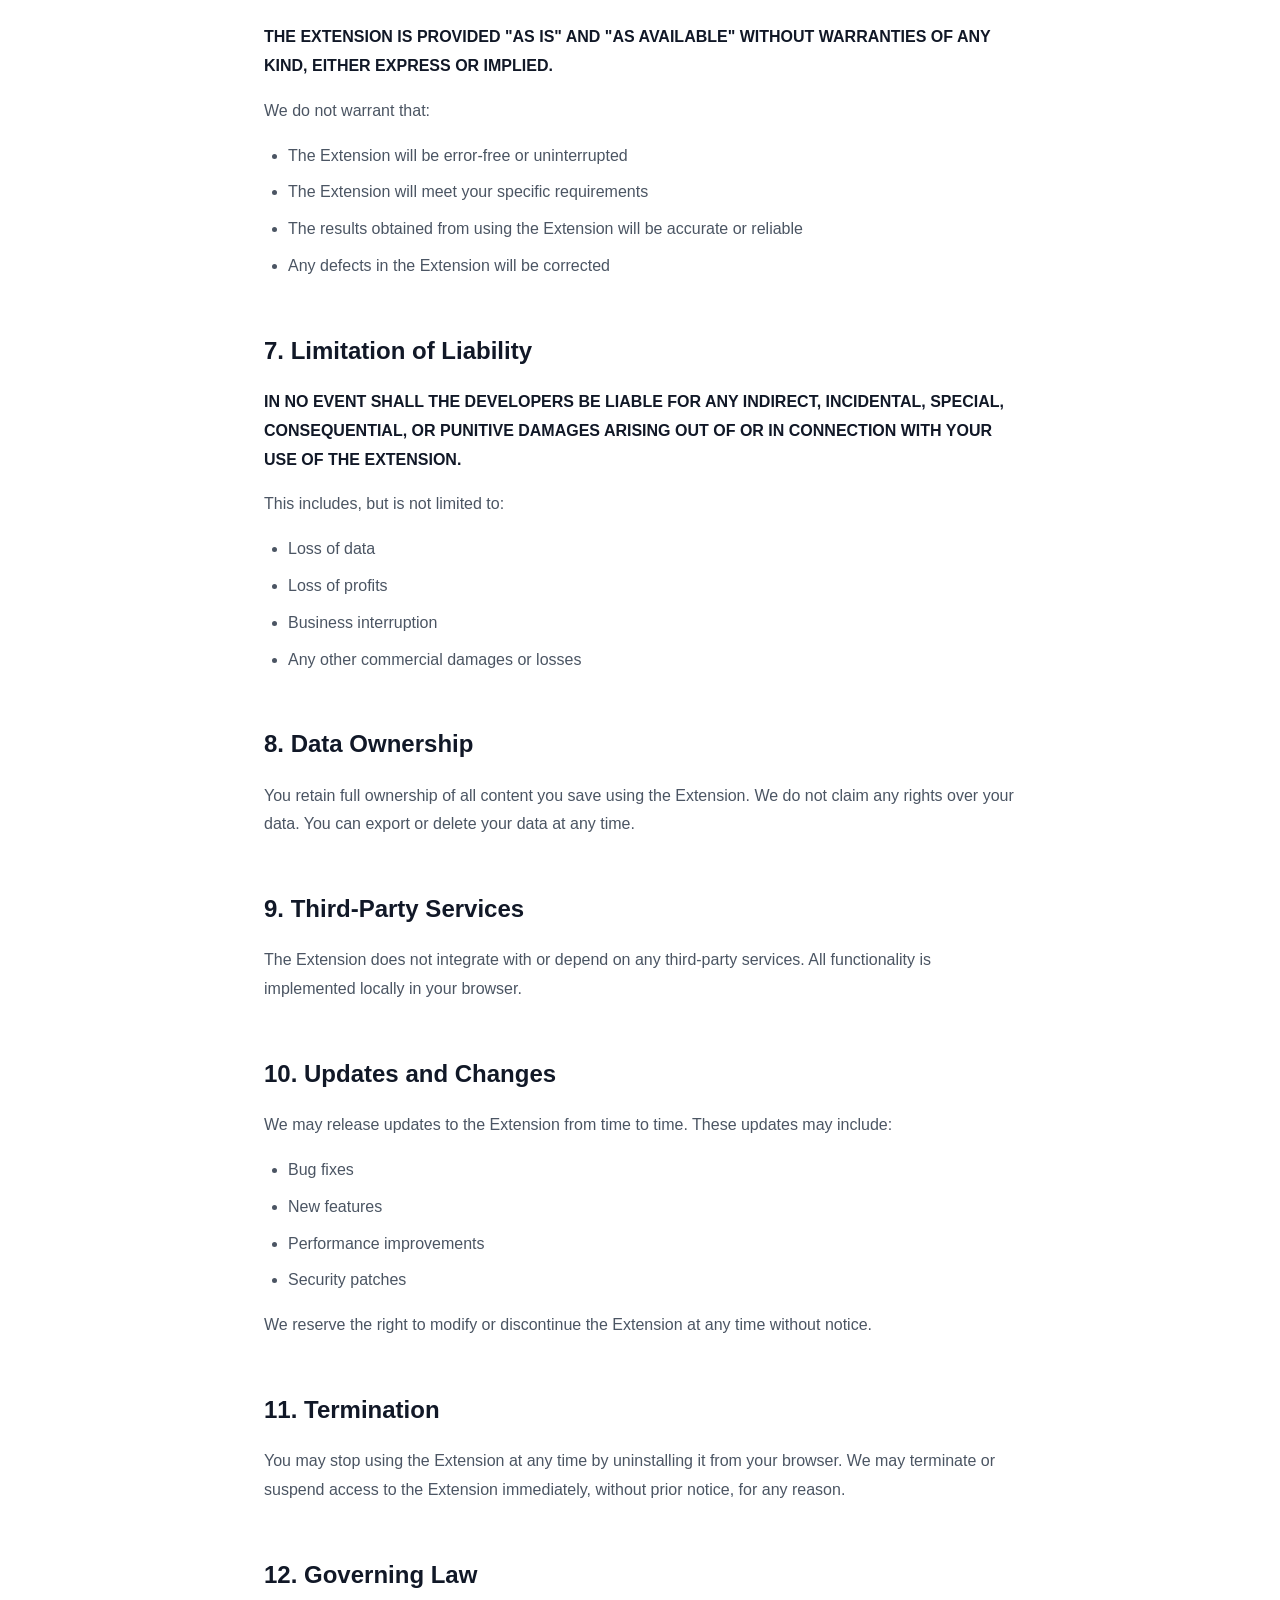
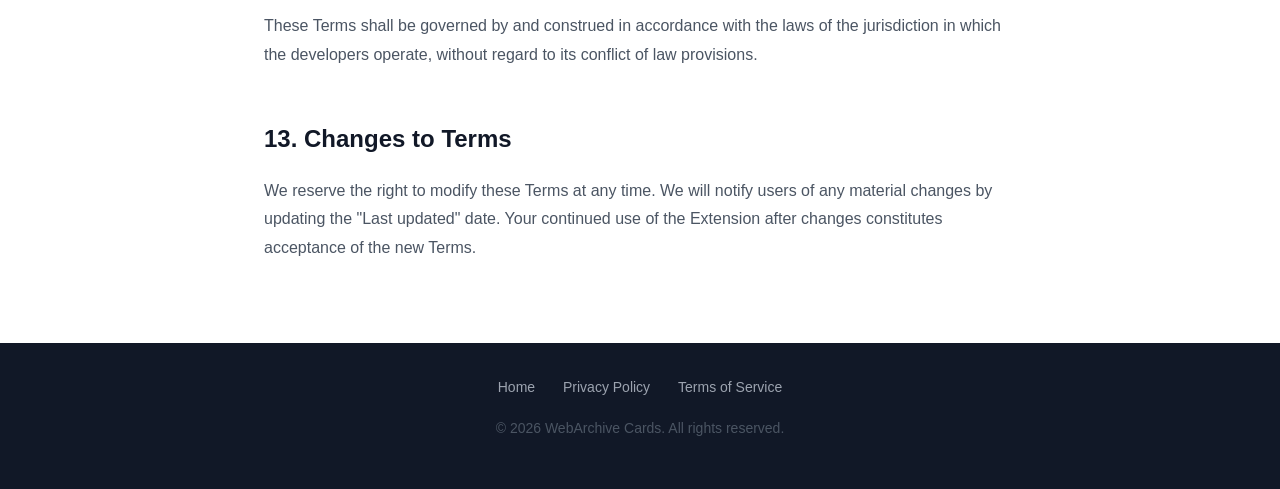
<file: webarchive-cards/terms.html>
<!DOCTYPE html>
<html lang="en">
<head>
  <meta charset="UTF-8">
  <meta name="viewport" content="width=device-width, initial-scale=1.0">
  <title>Terms of Service - WebArchive Cards</title>
  <link rel="icon" href="data:image/svg+xml,<svg xmlns='http://www.w3.org/2000/svg' viewBox='0 0 100 100'><rect width='100' height='100' rx='20' fill='%233B82F6'/><rect x='15' y='15' width='70' height='70' rx='10' fill='white' opacity='0.3'/><rect x='25' y='25' width='20' height='20' rx='4' fill='white'/><rect x='55' y='25' width='20' height='20' rx='4' fill='white'/><rect x='25' y='55' width='20' height='20' rx='4' fill='white'/><rect x='55' y='55' width='20' height='20' rx='4' fill='white'/></svg>">
  <style>
    * {
      margin: 0;
      padding: 0;
      box-sizing: border-box;
    }

    body {
      font-family: -apple-system, BlinkMacSystemFont, 'Segoe UI', Roboto, Oxygen, Ubuntu, sans-serif;
      line-height: 1.8;
      color: #1f2937;
      background: #ffffff;
    }

    .container {
      max-width: 800px;
      margin: 0 auto;
      padding: 0 24px;
    }

    header {
      background: #f9fafb;
      border-bottom: 1px solid #e5e7eb;
      padding: 24px 0;
    }

    .header-inner {
      display: flex;
      align-items: center;
      justify-content: space-between;
    }

    .logo {
      display: flex;
      align-items: center;
      gap: 10px;
      text-decoration: none;
      color: #111827;
      font-weight: 700;
      font-size: 20px;
    }

    .logo-icon {
      width: 32px;
      height: 32px;
      background: #3B82F6;
      border-radius: 8px;
      display: flex;
      align-items: center;
      justify-content: center;
    }

    .logo-icon svg {
      width: 20px;
      height: 20px;
    }

    .back-link {
      color: #3B82F6;
      text-decoration: none;
      font-size: 15px;
      display: flex;
      align-items: center;
      gap: 4px;
    }

    .back-link:hover {
      text-decoration: underline;
    }

    main {
      padding: 64px 0;
    }

    h1 {
      font-size: 36px;
      font-weight: 700;
      color: #111827;
      margin-bottom: 8px;
    }

    .last-updated {
      color: #6b7280;
      font-size: 14px;
      margin-bottom: 48px;
    }

    h2 {
      font-size: 24px;
      font-weight: 600;
      color: #111827;
      margin-top: 48px;
      margin-bottom: 16px;
    }

    p {
      margin-bottom: 16px;
      color: #4b5563;
    }

    ul, ol {
      margin-bottom: 16px;
      padding-left: 24px;
    }

    li {
      margin-bottom: 8px;
      color: #4b5563;
    }

    strong {
      color: #111827;
    }

    a {
      color: #3B82F6;
      text-decoration: none;
    }

    a:hover {
      text-decoration: underline;
    }

    .highlight-box {
      background: #F0FDF4;
      border: 1px solid #86EFAC;
      border-radius: 12px;
      padding: 20px;
      margin: 24px 0;
    }

    .highlight-box p {
      margin-bottom: 0;
      color: #166534;
    }

    footer {
      background: #111827;
      color: #9ca3af;
      padding: 32px 0;
      text-align: center;
      font-size: 14px;
    }

    footer a {
      color: #9ca3af;
      margin: 0 12px;
    }

    footer a:hover {
      color: white;
    }

    @media (max-width: 768px) {
      h1 {
        font-size: 28px;
      }

      h2 {
        font-size: 20px;
      }
    }
  </style>
</head>
<body>
  <header>
    <div class="container header-inner">
      <a href="index.html" class="logo">
        <div class="logo-icon">
          <svg viewBox="0 0 128 128" fill="none" xmlns="http://www.w3.org/2000/svg">
            <rect x="16" y="16" width="96" height="96" rx="8" fill="white" opacity="0.3"/>
            <rect x="28" y="28" width="28" height="28" rx="6" fill="white"/>
            <rect x="72" y="28" width="28" height="28" rx="6" fill="white"/>
            <rect x="28" y="72" width="28" height="28" rx="6" fill="white"/>
            <rect x="72" y="72" width="28" height="28" rx="6" fill="white"/>
          </svg>
        </div>
        WebArchive Cards
      </a>
      <a href="index.html" class="back-link">
        <svg width="16" height="16" viewBox="0 0 24 24" fill="none" stroke="currentColor" stroke-width="2">
          <path d="M19 12H5M12 19l-7-7 7-7"/>
        </svg>
        Back to Home
      </a>
    </div>
  </header>

  <main>
    <div class="container">
      <h1>Terms of Service</h1>
      <p class="last-updated">Last updated: May 2026</p>

      <div class="highlight-box">
        <p><strong>TL;DR:</strong> WebArchive Cards is free, open-source software provided "as is". You own your data, and we don't guarantee anything beyond doing our best to maintain the extension.</p>
      </div>

      <h2>1. Acceptance of Terms</h2>
      <p>By installing and using WebArchive Cards ("the Extension"), you agree to be bound by these Terms of Service ("Terms"). If you do not agree to these Terms, do not install or use the Extension.</p>

      <h2>2. Description of Service</h2>
      <p>WebArchive Cards is a browser extension that allows you to:</p>
      <ul>
        <li>Save web page content as organized cards</li>
        <li>Automatically tag and categorize saved content</li>
        <li>Search and filter your saved cards</li>
        <li>Export your data in JSON format</li>
      </ul>
      <p>The Extension operates entirely locally in your browser. No data is transmitted to external servers.</p>

      <h2>3. License</h2>
      <p>WebArchive Cards is open-source software released under the MIT License. You are free to use, modify, and distribute the software in accordance with the license terms.</p>

      <h2>4. User Responsibilities</h2>
      <p>You are responsible for:</p>
      <ul>
        <li><strong>Your content:</strong> You are solely responsible for the content you save using the Extension</li>
        <li><strong>Legal compliance:</strong> Ensuring your use of the Extension complies with applicable laws</li>
        <li><strong>Backup:</strong> Maintaining backups of your saved data (use the export feature)</li>
        <li><strong>Respect for others:</strong> Not using the Extension to infringe on others' rights</li>
      </ul>

      <h2>5. Intellectual Property</h2>
      <p>The Extension's source code, design, and documentation are protected by copyright law. The Extension name, logo, and branding are trademarks of the developers.</p>

      <h2>6. Disclaimer of Warranties</h2>
      <p><strong>THE EXTENSION IS PROVIDED "AS IS" AND "AS AVAILABLE" WITHOUT WARRANTIES OF ANY KIND, EITHER EXPRESS OR IMPLIED.</strong></p>
      <p>We do not warrant that:</p>
      <ul>
        <li>The Extension will be error-free or uninterrupted</li>
        <li>The Extension will meet your specific requirements</li>
        <li>The results obtained from using the Extension will be accurate or reliable</li>
        <li>Any defects in the Extension will be corrected</li>
      </ul>

      <h2>7. Limitation of Liability</h2>
      <p><strong>IN NO EVENT SHALL THE DEVELOPERS BE LIABLE FOR ANY INDIRECT, INCIDENTAL, SPECIAL, CONSEQUENTIAL, OR PUNITIVE DAMAGES ARISING OUT OF OR IN CONNECTION WITH YOUR USE OF THE EXTENSION.</strong></p>
      <p>This includes, but is not limited to:</p>
      <ul>
        <li>Loss of data</li>
        <li>Loss of profits</li>
        <li>Business interruption</li>
        <li>Any other commercial damages or losses</li>
      </ul>

      <h2>8. Data Ownership</h2>
      <p>You retain full ownership of all content you save using the Extension. We do not claim any rights over your data. You can export or delete your data at any time.</p>

      <h2>9. Third-Party Services</h2>
      <p>The Extension does not integrate with or depend on any third-party services. All functionality is implemented locally in your browser.</p>

      <h2>10. Updates and Changes</h2>
      <p>We may release updates to the Extension from time to time. These updates may include:</p>
      <ul>
        <li>Bug fixes</li>
        <li>New features</li>
        <li>Performance improvements</li>
        <li>Security patches</li>
      </ul>
      <p>We reserve the right to modify or discontinue the Extension at any time without notice.</p>

      <h2>11. Termination</h2>
      <p>You may stop using the Extension at any time by uninstalling it from your browser. We may terminate or suspend access to the Extension immediately, without prior notice, for any reason.</p>

      <h2>12. Governing Law</h2>
      <p>These Terms shall be governed by and construed in accordance with the laws of the jurisdiction in which the developers operate, without regard to its conflict of law provisions.</p>

      <h2>13. Changes to Terms</h2>
      <p>We reserve the right to modify these Terms at any time. We will notify users of any material changes by updating the "Last updated" date. Your continued use of the Extension after changes constitutes acceptance of the new Terms.</p>
     <!--
      <h2>14. Contact</h2>
      <p>If you have questions about these Terms, please contact us:</p>
      <ul>
        <li>GitHub: <a href="https://github.com/yourusername/webarchive-cards" target="_blank">github.com/yourusername/webarchive-cards</a></li>
        <li>Email: support@webarchive-cards.com</li>
      </ul>-->
    </div>
  </main>

  <footer>
    <div class="container">
      <a href="index.html">Home</a>
      <a href="privacy.html">Privacy Policy</a>
      <a href="terms.html">Terms of Service</a>
      <p style="margin-top: 16px;">&copy; 2026 WebArchive Cards. All rights reserved.</p>
    </div>
  </footer>
</body>
</html>
</file>
